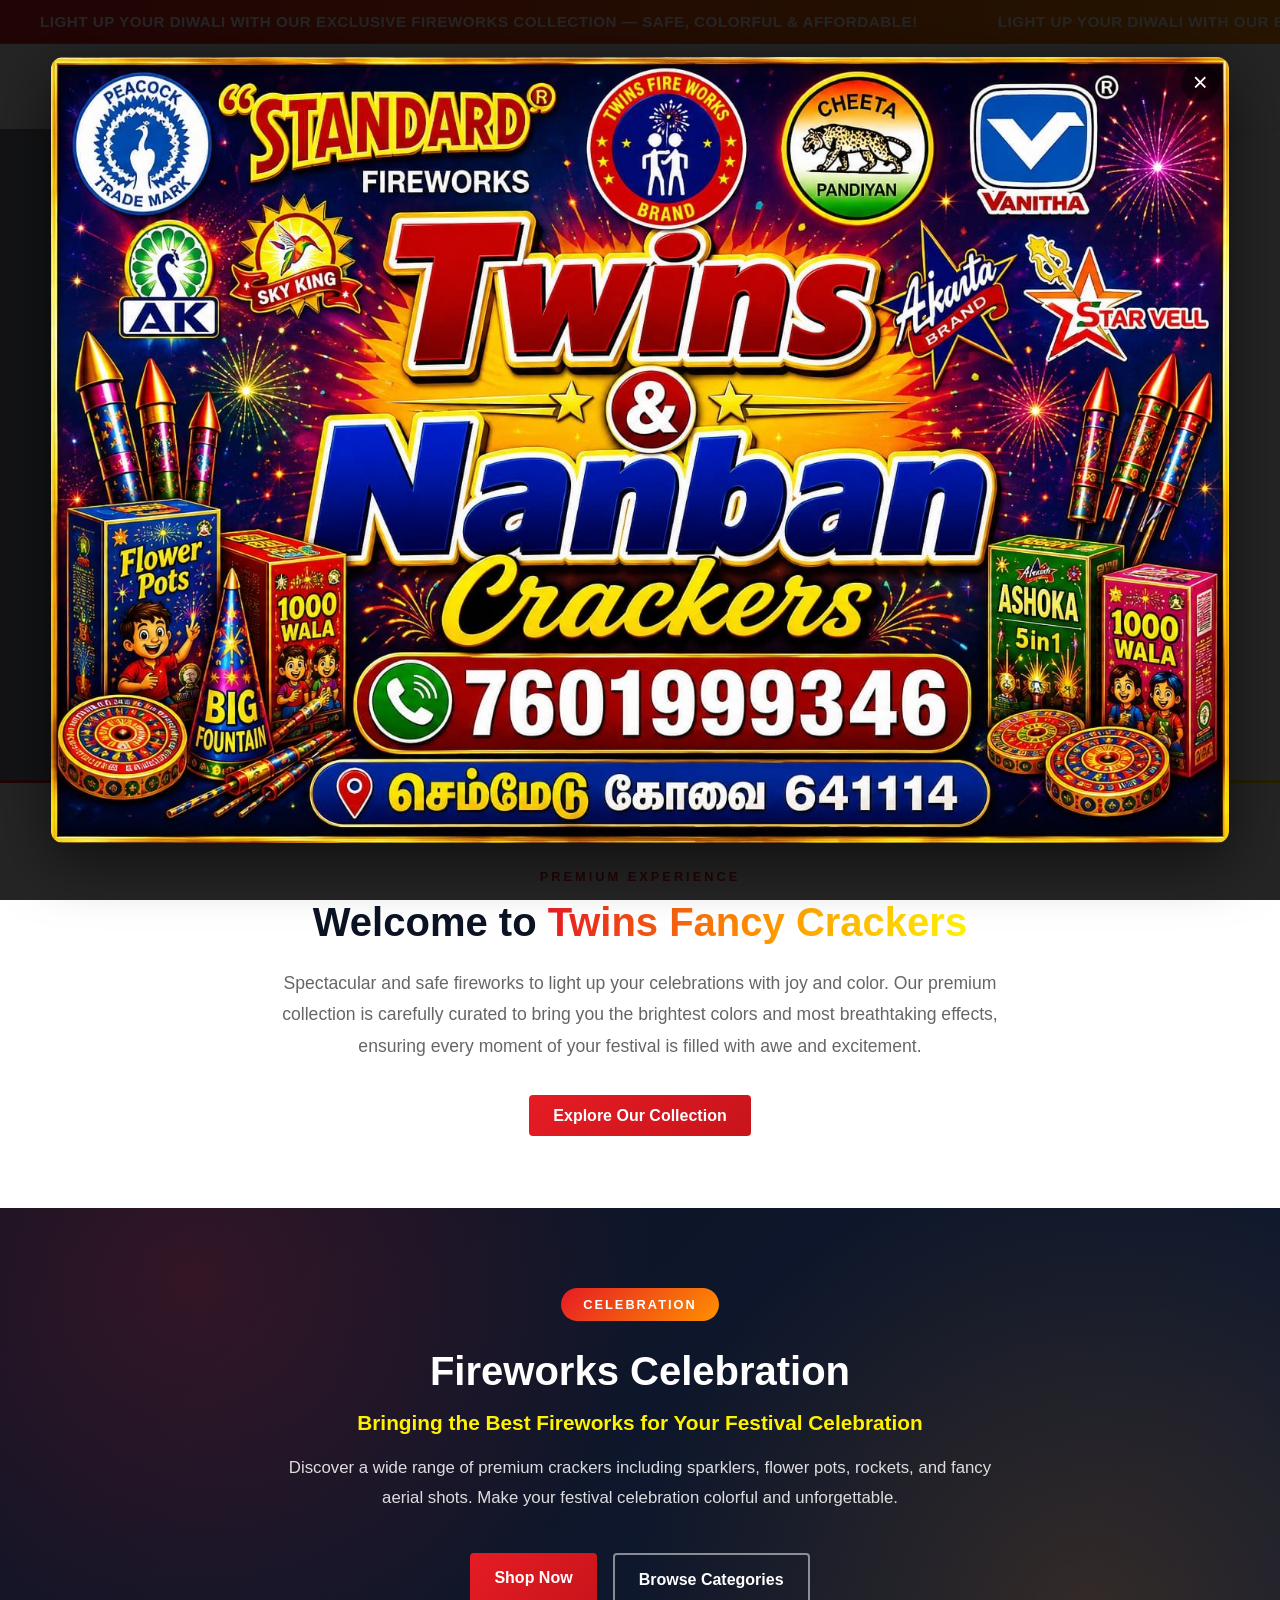
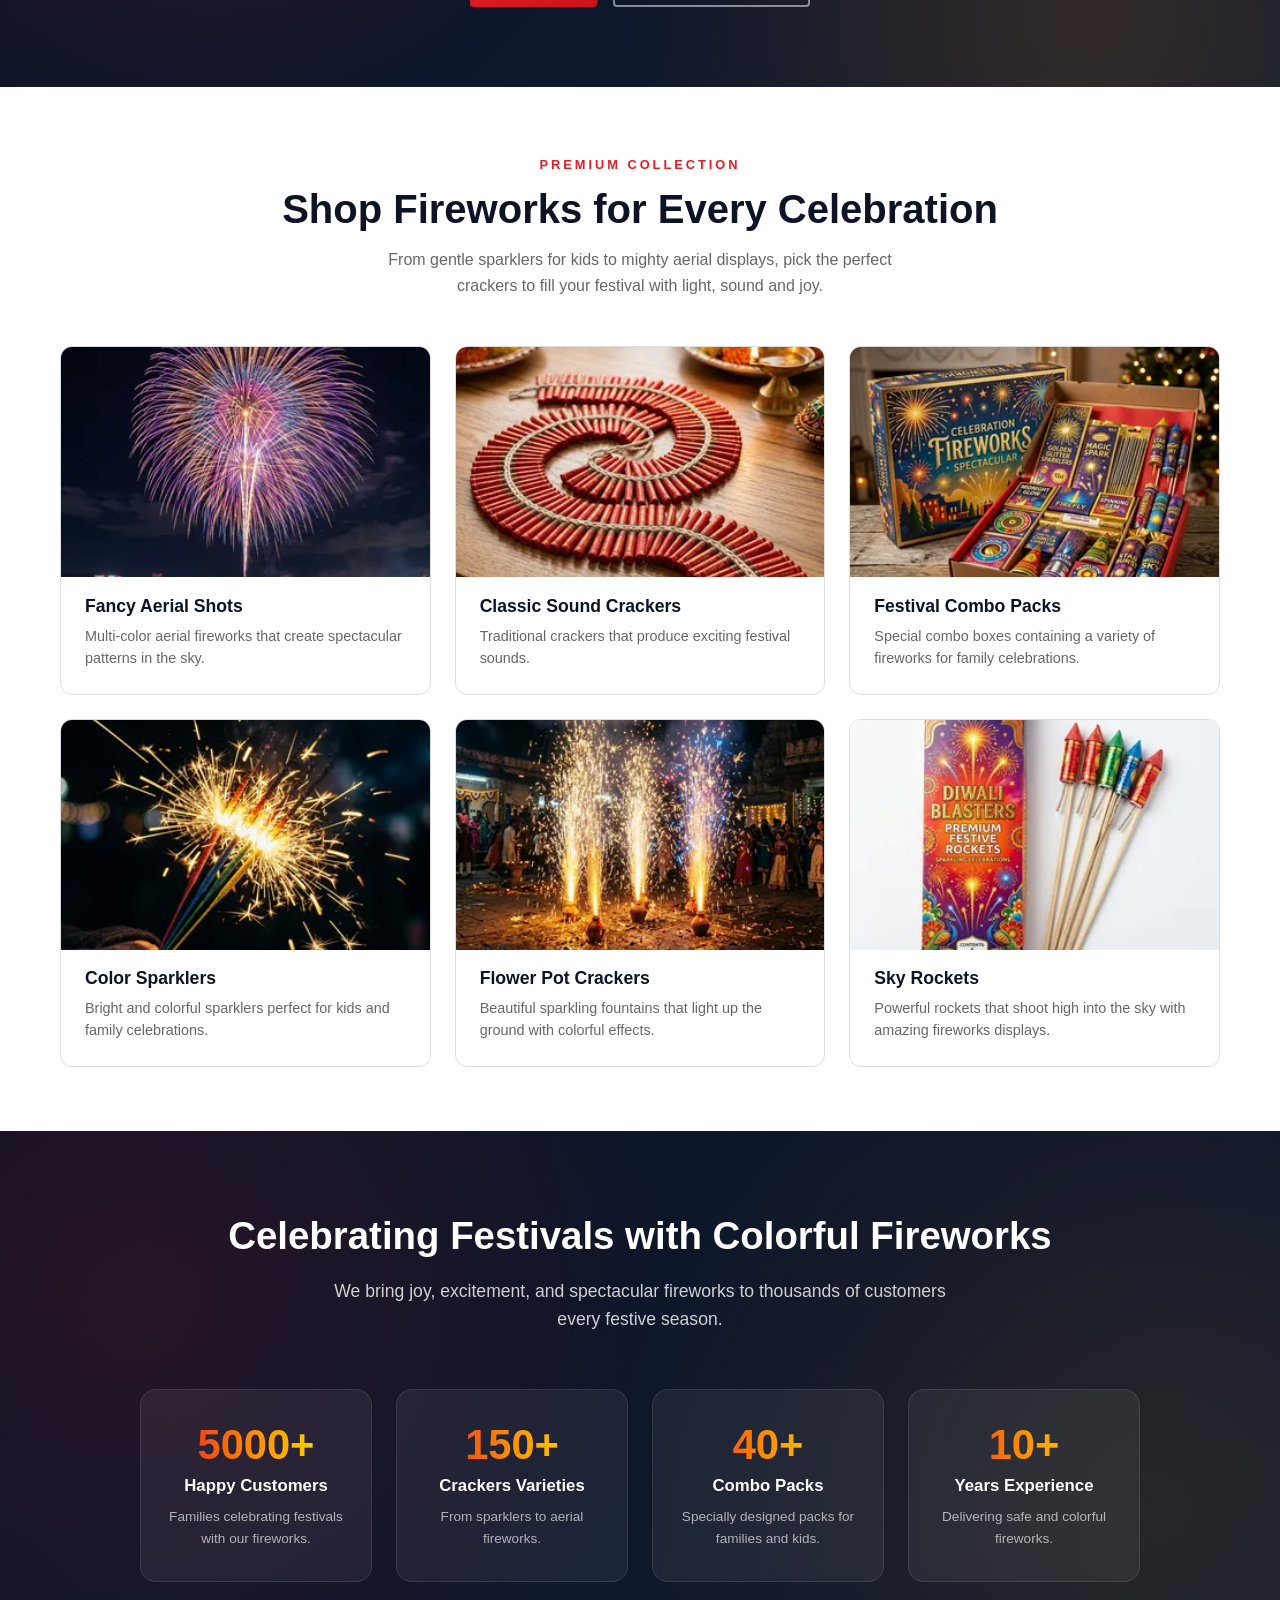
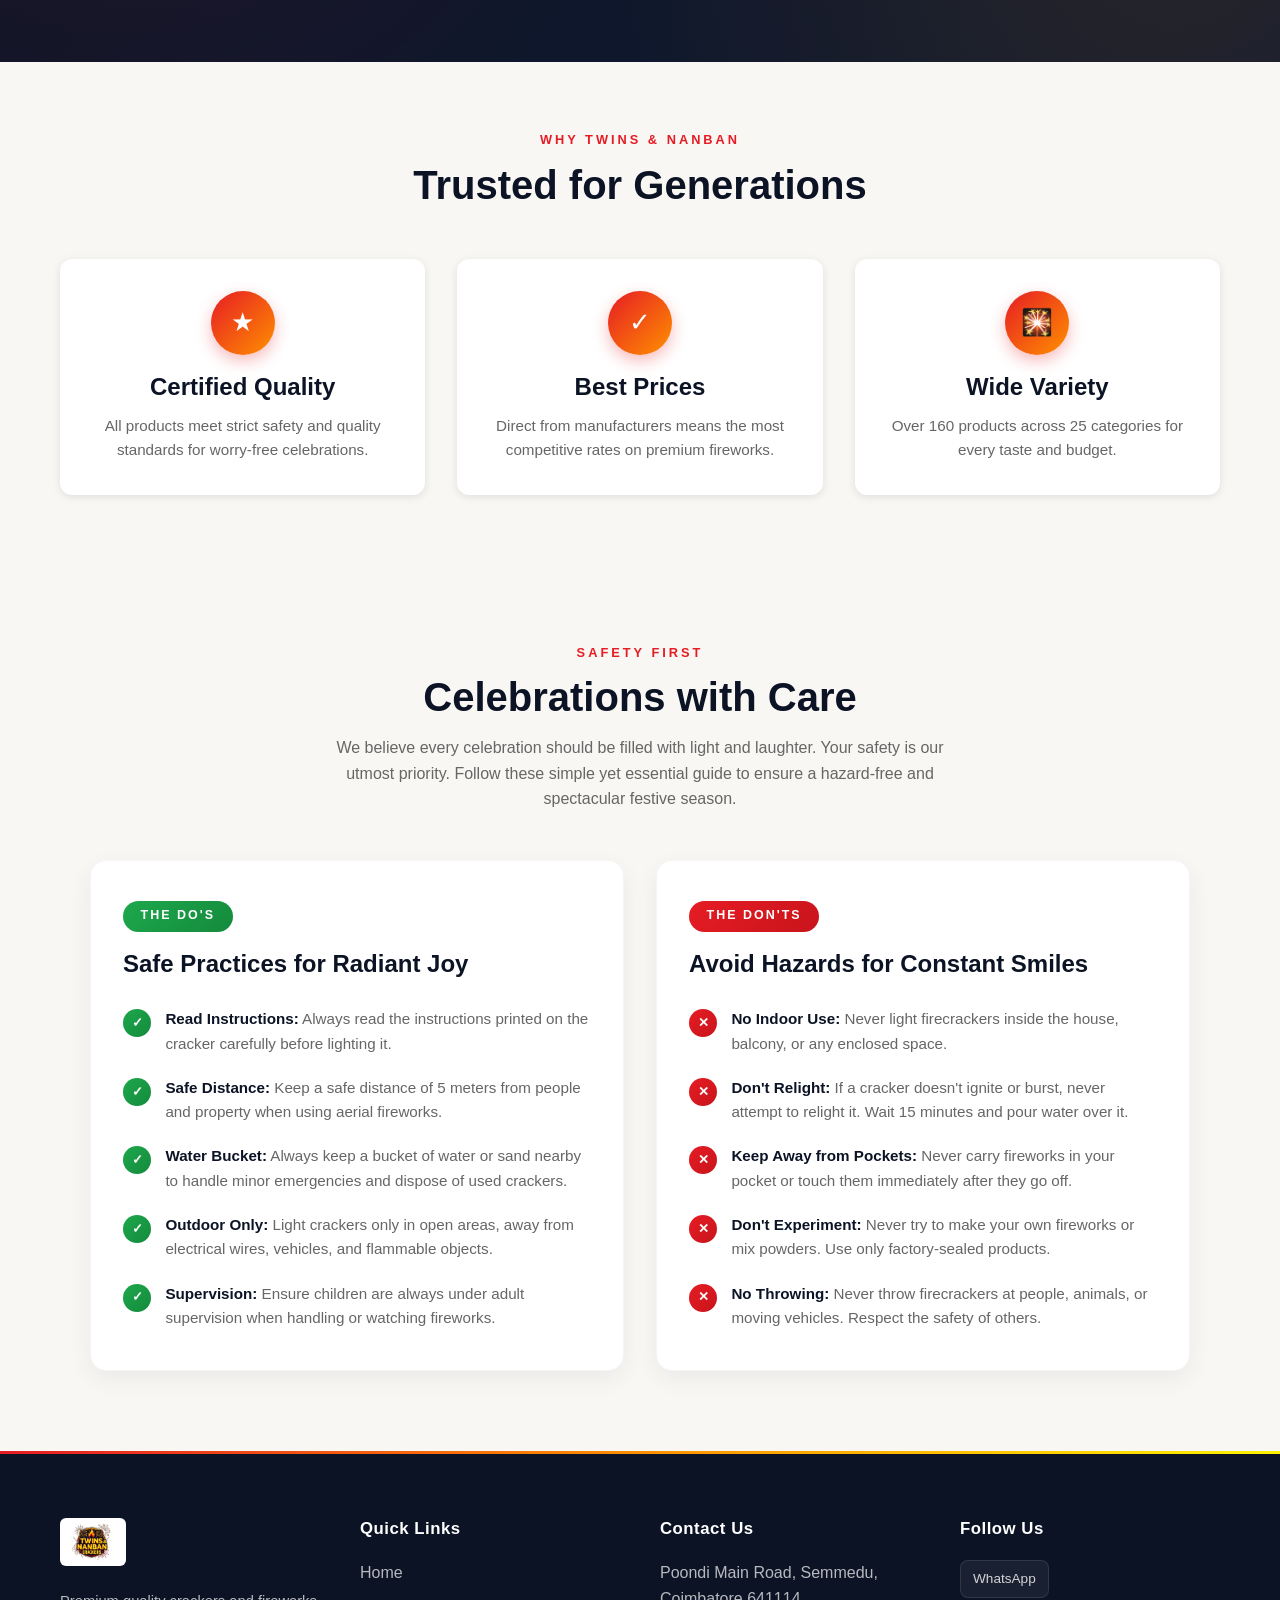
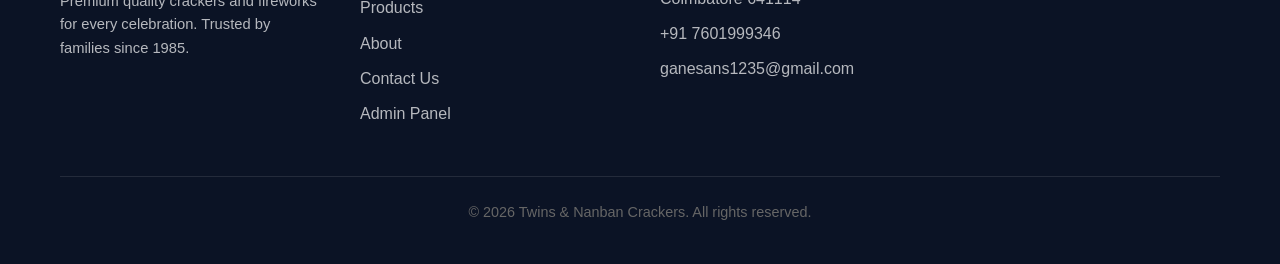
<file: index.html>
<!DOCTYPE html>
<html lang="en">
<head>
    <meta charset="UTF-8">
    <meta name="viewport" content="width=device-width, initial-scale=1.0">
    <title>Twins & Nanban Crackers - Premium Fireworks</title>
    <meta name="description" content="Twins & Nanban Crackers - Premium quality crackers and fireworks for every celebration.">
    <link rel="icon" type="image/png" href="assets/twins_nanban_logo.png">
    <link rel="preconnect" href="https://fonts.googleapis.com">
    <link rel="preconnect" href="https://fonts.gstatic.com" crossorigin>
    <link href="https://fonts.googleapis.com/css2?family=Pacifico&display=swap" rel="stylesheet">
    <link rel="stylesheet" href="css/styles.css">
    <link rel="stylesheet" href="css/responsive.css">
</head>

<body>
    <!-- Top Scrolling Banner -->
    <div class="top-marquee" role="region" aria-label="Announcement">
        <div class="top-marquee-track" id="top-marquee-track">
            <span class="top-marquee-item">Light up your Diwali with our Exclusive Fireworks Collection &mdash; Safe, Colorful &amp; Affordable!</span>
            <span class="top-marquee-item">Light up your Diwali with our Exclusive Fireworks Collection &mdash; Safe, Colorful &amp; Affordable!</span>
        </div>
    </div>

    <!-- Header -->
    <div id="header-container"></div>

    <!-- Hero Section -->
    <section class="hero">
        <video class="hero-video" autoplay muted loop playsinline>
            <source src="assets/hero_bg_mobile.mp4" type="video/mp4" media="(max-width: 768px)">
            <source src="assets/hero_bg.mp4" type="video/mp4">
        </video>
        <div class="hero-overlay"></div>
        <div class="hero-content">
            <span class="hero-badge">Since 1985</span>
            <h1>Celebrate Every Moment<br>With <span class="hero-accent">Twins & Nanban</span></h1>
            <p>Premium quality crackers &amp; fireworks for every celebration</p>
            <div class="hero-actions">
                <a href="#categories" class="btn btn-primary">Shop by Category</a>
                <a href="products.html" class="btn btn-outline">View All Products</a>
            </div>
        </div>
    </section>

    <!-- Premium Experience -->
    <section class="premium">
        <div class="container">
            <div class="premium-content">
                <span class="section-subtitle">Premium Experience</span>
                <h2>Welcome to <span class="text-gradient">Twins Fancy Crackers</span></h2>
                <p>Spectacular and safe fireworks to light up your celebrations with joy and color. Our premium collection is carefully curated to bring you the brightest colors and most breathtaking effects, ensuring every moment of your festival is filled with awe and excitement.</p>
                <a href="products.html" class="btn btn-primary">Explore Our Collection</a>
            </div>
        </div>
    </section>

    <!-- Fireworks Celebration -->
    <section class="celebration">
        <div class="container">
            <div class="celebration-content">
                <span class="celebration-tag">Celebration</span>
                <h2>Fireworks Celebration</h2>
                <h3 class="celebration-sub">Bringing the Best Fireworks for Your Festival Celebration</h3>
                <p>Discover a wide range of premium crackers including sparklers, flower pots, rockets, and fancy aerial shots. Make your festival celebration colorful and unforgettable.</p>
                <div class="celebration-actions">
                    <a href="products.html" class="btn btn-primary">Shop Now</a>
                    <a href="#categories" class="btn btn-outline">Browse Categories</a>
                </div>
            </div>
        </div>
    </section>

    <!-- Categories Section -->
    <section class="categories" id="categories">
        <div class="container">
            <div class="section-header">
                <span class="section-subtitle">Premium Collection</span>
                <h2>Shop Fireworks for Every Celebration</h2>
                <p>From gentle sparklers for kids to mighty aerial displays, pick the perfect crackers to fill your festival with light, sound and joy.</p>
            </div>
            <div class="categories-grid" id="categories-grid"></div>
        </div>
    </section>

    <!-- Stats Section -->
    <section class="stats">
        <div class="container">
            <div class="stats-content">
                <h2>Celebrating Festivals with Colorful Fireworks</h2>
                <p class="stats-intro">We bring joy, excitement, and spectacular fireworks to thousands of customers every festive season.</p>
                <div class="stats-grid">
                    <div class="stat-item">
                        <span class="stat-number">5000+</span>
                        <span class="stat-label">Happy Customers</span>
                        <span class="stat-desc">Families celebrating festivals with our fireworks.</span>
                    </div>
                    <div class="stat-item">
                        <span class="stat-number">150+</span>
                        <span class="stat-label">Crackers Varieties</span>
                        <span class="stat-desc">From sparklers to aerial fireworks.</span>
                    </div>
                    <div class="stat-item">
                        <span class="stat-number">40+</span>
                        <span class="stat-label">Combo Packs</span>
                        <span class="stat-desc">Specially designed packs for families and kids.</span>
                    </div>
                    <div class="stat-item">
                        <span class="stat-number">10+</span>
                        <span class="stat-label">Years Experience</span>
                        <span class="stat-desc">Delivering safe and colorful fireworks.</span>
                    </div>
                </div>
            </div>
        </div>
    </section>

    <!-- Why Choose Us -->
    <section class="features">
        <div class="container">
            <div class="section-header">
                <span class="section-subtitle">WHY TWINS & NANBAN</span>
                <h2>Trusted for Generations</h2>
            </div>
            <div class="features-grid">
                <div class="feature-item">
                    <div class="feature-icon">★</div>
                    <h3>Certified Quality</h3>
                    <p>All products meet strict safety and quality standards for worry-free celebrations.</p>
                </div>
                <div class="feature-item">
                    <div class="feature-icon">✓</div>
                    <h3>Best Prices</h3>
                    <p>Direct from manufacturers means the most competitive rates on premium fireworks.</p>
                </div>
                <div class="feature-item">
                    <div class="feature-icon">🎇</div>
                    <h3>Wide Variety</h3>
                    <p>Over 160 products across 25 categories for every taste and budget.</p>
                </div>
            </div>
        </div>
    </section>

    <!-- Safety Guidelines -->
    <section class="safety" id="safety">
        <div class="container">
            <div class="section-header">
                <span class="section-subtitle">Safety First</span>
                <h2>Celebrations with Care</h2>
                <p>We believe every celebration should be filled with light and laughter. Your safety is our utmost priority. Follow these simple yet essential guide to ensure a hazard-free and spectacular festive season.</p>
            </div>
            <div class="safety-grid">
                <div class="safety-card safety-dos">
                    <div class="safety-header">
                        <span class="safety-badge dos-badge">The Do's</span>
                        <h3>Safe Practices for Radiant Joy</h3>
                    </div>
                    <ul class="safety-list">
                        <li>
                            <span class="safety-icon">✓</span>
                            <div><strong>Read Instructions:</strong> Always read the instructions printed on the cracker carefully before lighting it.</div>
                        </li>
                        <li>
                            <span class="safety-icon">✓</span>
                            <div><strong>Safe Distance:</strong> Keep a safe distance of 5 meters from people and property when using aerial fireworks.</div>
                        </li>
                        <li>
                            <span class="safety-icon">✓</span>
                            <div><strong>Water Bucket:</strong> Always keep a bucket of water or sand nearby to handle minor emergencies and dispose of used crackers.</div>
                        </li>
                        <li>
                            <span class="safety-icon">✓</span>
                            <div><strong>Outdoor Only:</strong> Light crackers only in open areas, away from electrical wires, vehicles, and flammable objects.</div>
                        </li>
                        <li>
                            <span class="safety-icon">✓</span>
                            <div><strong>Supervision:</strong> Ensure children are always under adult supervision when handling or watching fireworks.</div>
                        </li>
                    </ul>
                </div>
                <div class="safety-card safety-donts">
                    <div class="safety-header">
                        <span class="safety-badge donts-badge">The Don'ts</span>
                        <h3>Avoid Hazards for Constant Smiles</h3>
                    </div>
                    <ul class="safety-list">
                        <li>
                            <span class="safety-icon">✕</span>
                            <div><strong>No Indoor Use:</strong> Never light firecrackers inside the house, balcony, or any enclosed space.</div>
                        </li>
                        <li>
                            <span class="safety-icon">✕</span>
                            <div><strong>Don't Relight:</strong> If a cracker doesn't ignite or burst, never attempt to relight it. Wait 15 minutes and pour water over it.</div>
                        </li>
                        <li>
                            <span class="safety-icon">✕</span>
                            <div><strong>Keep Away from Pockets:</strong> Never carry fireworks in your pocket or touch them immediately after they go off.</div>
                        </li>
                        <li>
                            <span class="safety-icon">✕</span>
                            <div><strong>Don't Experiment:</strong> Never try to make your own fireworks or mix powders. Use only factory-sealed products.</div>
                        </li>
                        <li>
                            <span class="safety-icon">✕</span>
                            <div><strong>No Throwing:</strong> Never throw firecrackers at people, animals, or moving vehicles. Respect the safety of others.</div>
                        </li>
                    </ul>
                </div>
            </div>
        </div>
    </section>

    <!-- Footer -->
    <div id="footer-container"></div>

    <script src="js/main.js"></script>
</body>
</html>
</file>
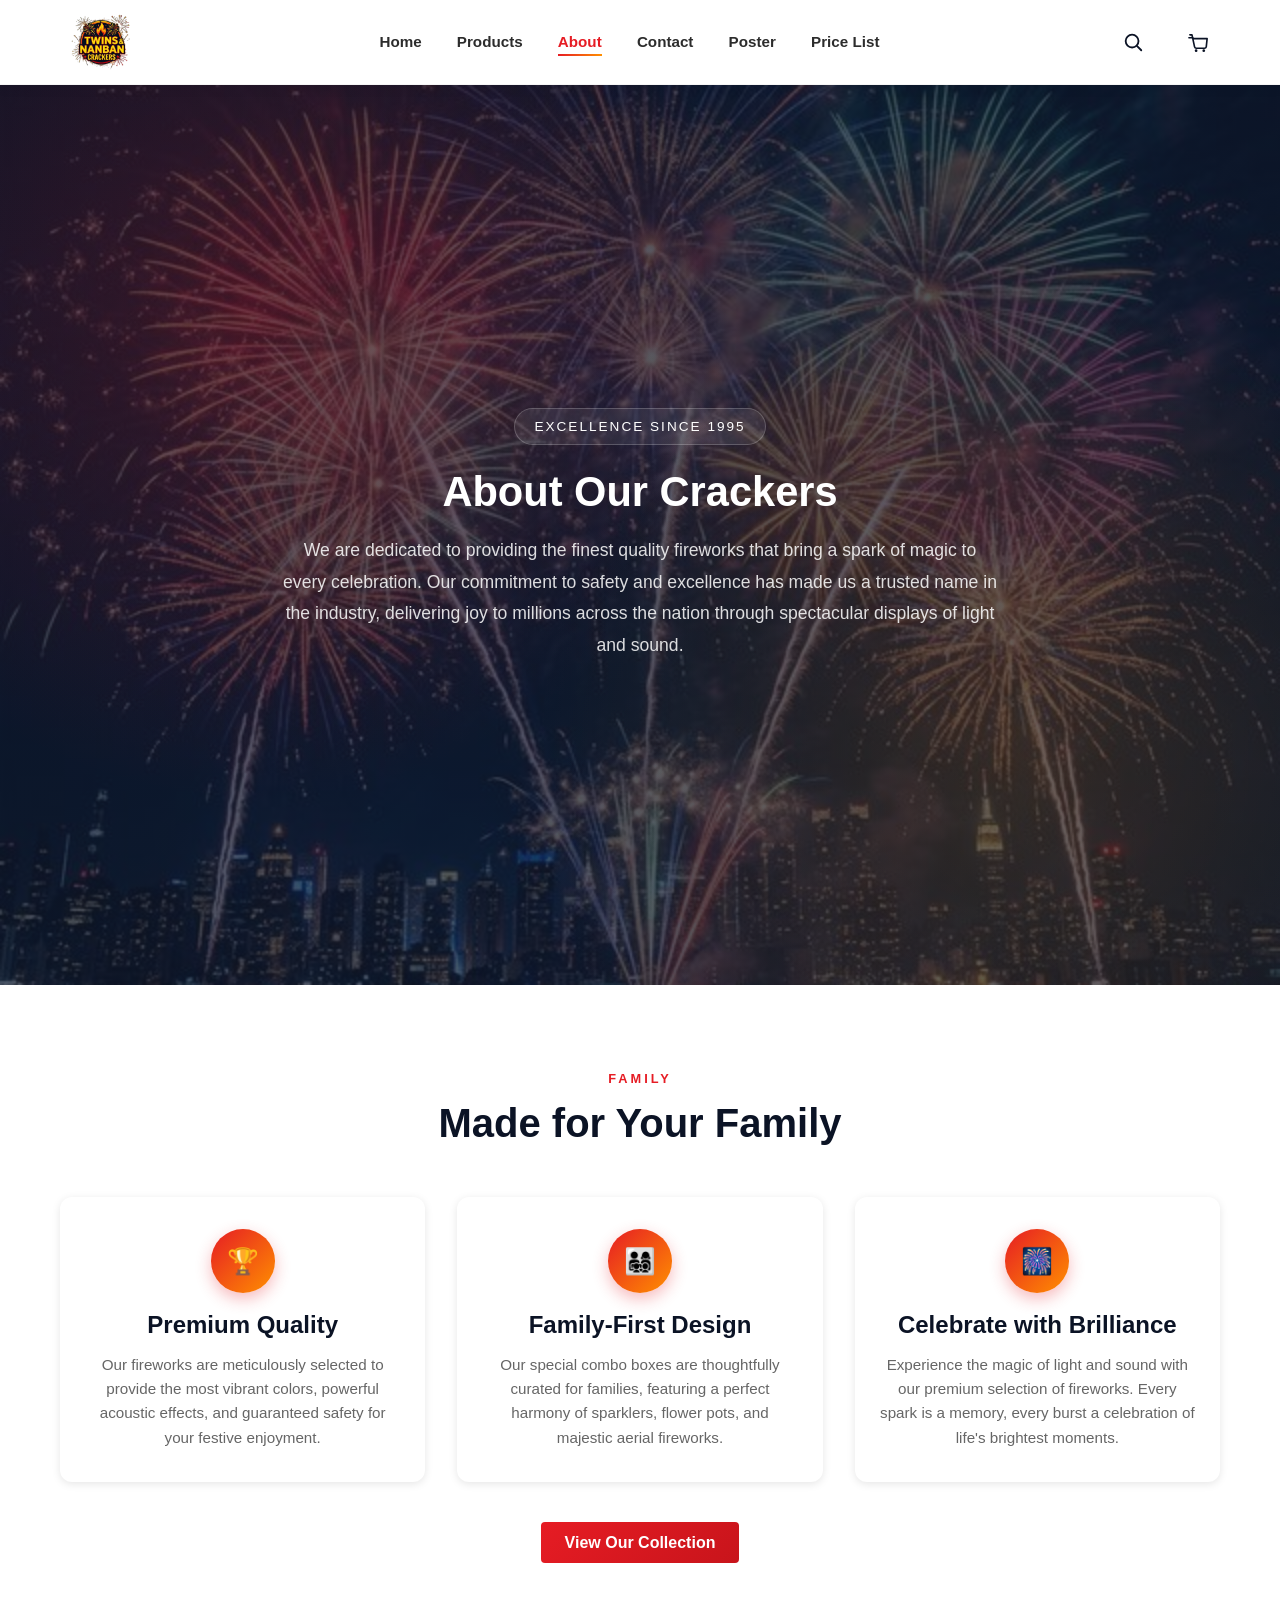
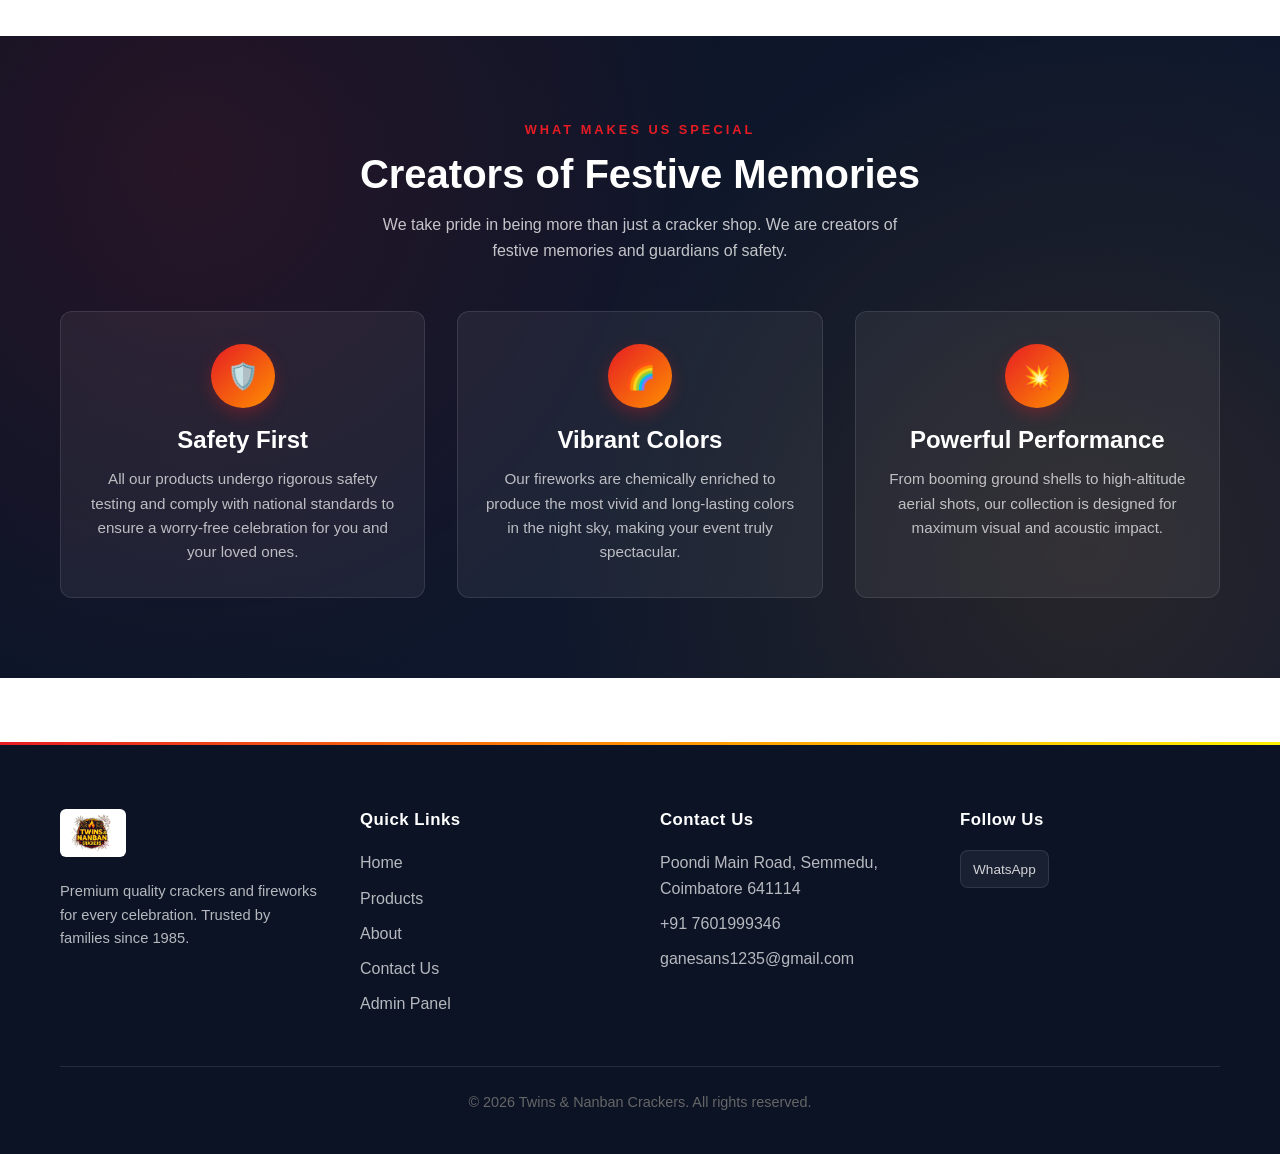
<file: about.html>
<!DOCTYPE html>
<html lang="en">
<head>
    <meta charset="UTF-8">
    <meta name="viewport" content="width=device-width, initial-scale=1.0">
    <title>About Us - Twins & Nanban Crackers</title>
    <meta name="description" content="Learn about Twins & Nanban Crackers - premium quality fireworks since 1995.">
    <link rel="icon" type="image/png" href="assets/twins_nanban_logo.png">
    <link rel="stylesheet" href="css/styles.css?v=2">
    <link rel="stylesheet" href="css/responsive.css">
</head>
<body>
    <!-- Header -->
    <div id="header-container"></div>

    <!-- Page Banner -->
    <section class="page-banner about-hero">
        <div class="container">
            <span class="hero-badge">Excellence Since 1995</span>
            <h1>About Our Crackers</h1>
            <p>We are dedicated to providing the finest quality fireworks that bring a spark of magic to every celebration. Our commitment to safety and excellence has made us a trusted name in the industry, delivering joy to millions across the nation through spectacular displays of light and sound.</p>
        </div>
    </section>

    <!-- About Family Section -->
    <section class="about-family">
        <div class="container">
            <div class="section-header">
                <span class="section-subtitle">Family</span>
                <h2>Made for Your Family</h2>
            </div>
            <div class="features-grid">
                <div class="feature-item">
                    <div class="feature-icon">🏆</div>
                    <h3>Premium Quality</h3>
                    <p>Our fireworks are meticulously selected to provide the most vibrant colors, powerful acoustic effects, and guaranteed safety for your festive enjoyment.</p>
                </div>
                <div class="feature-item">
                    <div class="feature-icon">👨‍👩‍👧‍👦</div>
                    <h3>Family-First Design</h3>
                    <p>Our special combo boxes are thoughtfully curated for families, featuring a perfect harmony of sparklers, flower pots, and majestic aerial fireworks.</p>
                </div>
                <div class="feature-item">
                    <div class="feature-icon">🎆</div>
                    <h3>Celebrate with Brilliance</h3>
                    <p>Experience the magic of light and sound with our premium selection of fireworks. Every spark is a memory, every burst a celebration of life's brightest moments.</p>
                </div>
            </div>
            <div class="about-cta">
                <a href="products.html" class="btn btn-primary">View Our Collection</a>
            </div>
        </div>
    </section>

    <!-- What Makes Us Special -->
    <section class="special">
        <div class="container">
            <div class="section-header">
                <span class="section-subtitle">What Makes Us Special</span>
                <h2>Creators of Festive Memories</h2>
                <p>We take pride in being more than just a cracker shop. We are creators of festive memories and guardians of safety.</p>
            </div>
            <div class="features-grid">
                <div class="feature-item">
                    <div class="feature-icon">🛡️</div>
                    <h3>Safety First</h3>
                    <p>All our products undergo rigorous safety testing and comply with national standards to ensure a worry-free celebration for you and your loved ones.</p>
                </div>
                <div class="feature-item">
                    <div class="feature-icon">🌈</div>
                    <h3>Vibrant Colors</h3>
                    <p>Our fireworks are chemically enriched to produce the most vivid and long-lasting colors in the night sky, making your event truly spectacular.</p>
                </div>
                <div class="feature-item">
                    <div class="feature-icon">💥</div>
                    <h3>Powerful Performance</h3>
                    <p>From booming ground shells to high-altitude aerial shots, our collection is designed for maximum visual and acoustic impact.</p>
                </div>
            </div>
        </div>
    </section>

    <!-- Footer -->
    <div id="footer-container"></div>

    <script src="js/main.js?v=2"></script>
</body>
</html>
</file>
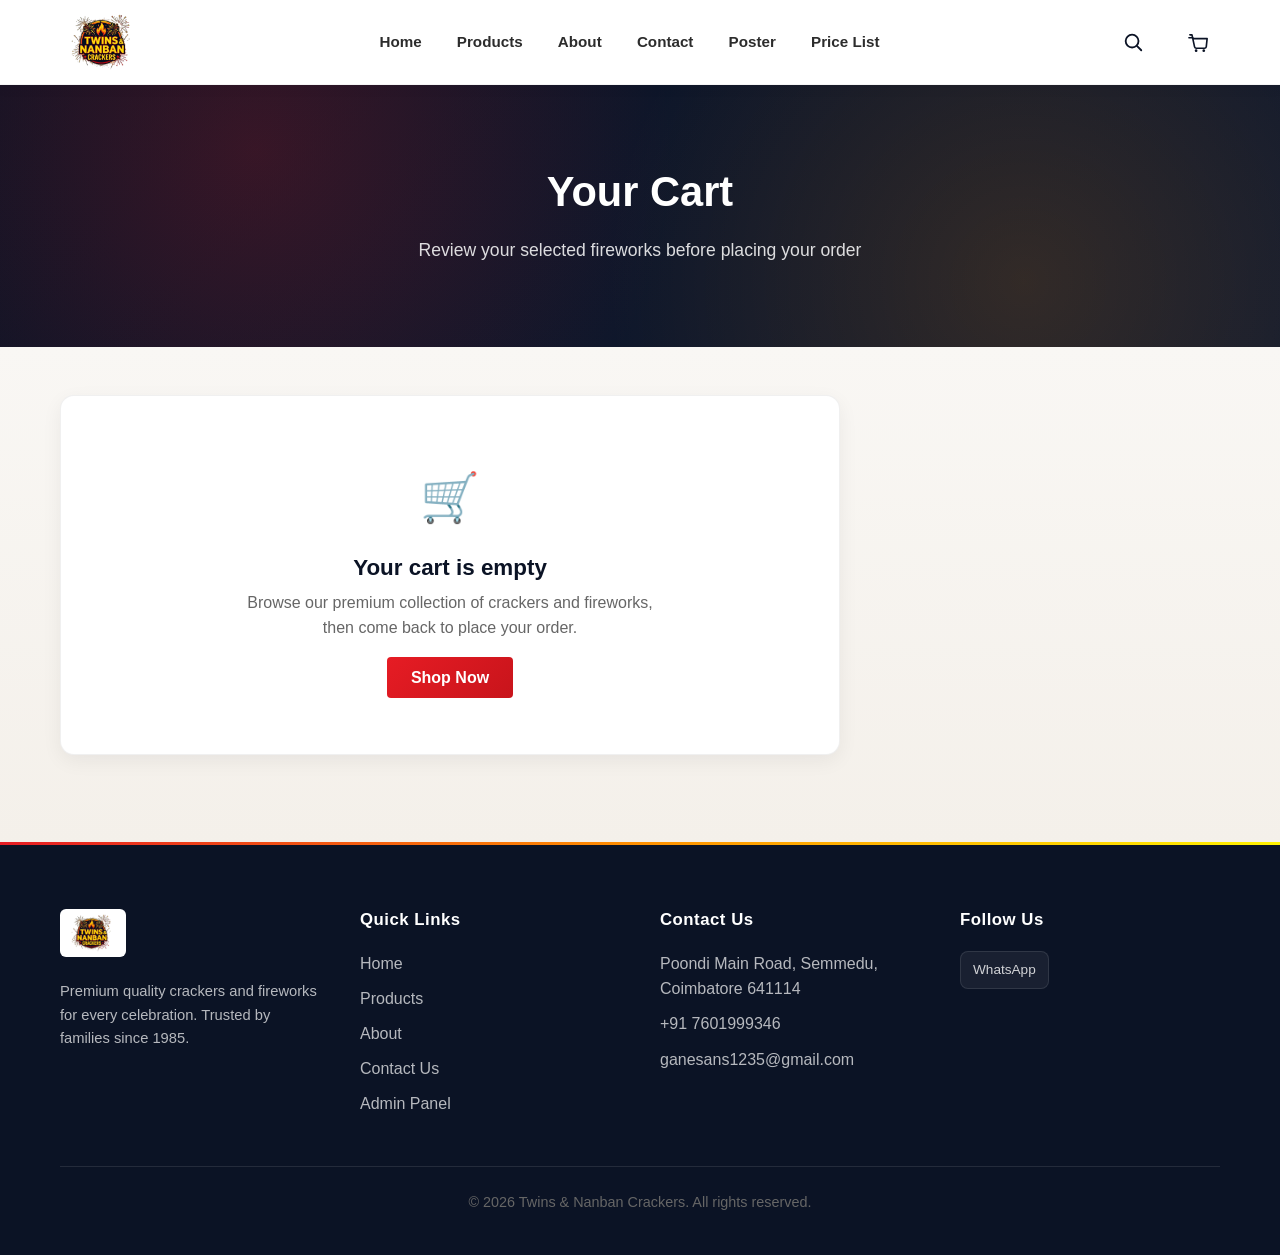
<file: cart.html>
<!DOCTYPE html>
<html lang="en">
<head>
    <meta charset="UTF-8">
    <meta name="viewport" content="width=device-width, initial-scale=1.0">
    <title>Your Cart - Twins & Nanban Crackers</title>
    <link rel="icon" type="image/png" href="assets/twins_nanban_logo.png">
    <link rel="stylesheet" href="css/styles.css?v=2">
    <link rel="stylesheet" href="css/responsive.css">
    
</head>
<body>
    <!-- Header -->
     
    <div id="header-container"></div>

    <!-- Page Banner -->
    <section class="page-banner">
        <div class="container">
            <h1>Your Cart</h1>
            <p>Review your selected fireworks before placing your order</p>
        </div>
    </section>

    <!-- Cart Section -->
    <section class="cart-section">
        <div class="container cart-layout">
            <!-- Cart Items -->
            <div class="cart-items-panel" id="cart-items-panel">
                <div class="cart-items-toolbar" id="cart-items-toolbar" style="display:none;">
                    <a href="products.html" class="cart-back-browse">
                        <svg viewBox="0 0 24 24" width="16" height="16" fill="none" stroke="currentColor" stroke-width="2" stroke-linecap="round" stroke-linejoin="round">
                            <line x1="19" y1="12" x2="5" y2="12"></line>
                            <polyline points="12 19 5 12 12 5"></polyline>
                        </svg>
                        Back to Browse
                    </a>
                    <button type="button" class="cart-clear-btn" id="cart-clear-btn">
                        <svg viewBox="0 0 24 24" width="15" height="15" fill="none" stroke="currentColor" stroke-width="2" stroke-linecap="round" stroke-linejoin="round">
                            <polyline points="3 6 5 6 21 6"></polyline>
                            <path d="M19 6v14a2 2 0 0 1-2 2H7a2 2 0 0 1-2-2V6m3 0V4a2 2 0 0 1 2-2h4a2 2 0 0 1 2 2v2"></path>
                        </svg>
                        Clear Cart
                    </button>
                </div>
                <div class="cart-loading" id="cart-loading">Loading cart...</div>
                <div id="cart-content"></div>
            </div>

            <!-- Order Summary -->
            <aside class="cart-summary" id="cart-summary">
                <div class="cart-summary-head">
                    <h3>Order Summary</h3>
                    <span class="cart-summary-count" id="cart-summary-count">0 items</span>
                </div>
                <div class="cart-summary-rows">
                    <div class="cart-summary-row">
                        <span>Subtotal</span>
                        <span id="cart-subtotal">₹0</span>
                    </div>
                    <div class="cart-summary-row">
                        <span>Mrp Discount</span>
                        <span id="cart-savings" class="cart-savings">− ₹0</span>
                    </div>
                    <div class="cart-summary-row cart-summary-total">
                        <span>Total</span>
                        <span id="cart-total">₹0</span>
                    </div>
                </div>
                <div class="cart-bill-customer" id="cart-bill-customer">
                    <span class="cart-bill-label">Bill To (for invoice)</span>
                    <input type="text" id="inv-customer-name" class="cart-bill-input" placeholder="Enter your name" autocomplete="name">
                    <input type="tel" id="inv-customer-mobile" class="cart-bill-input" placeholder="Enter 10 digit number" inputmode="numeric" maxlength="10" autocomplete="tel">
                </div>
                <button type="button" class="btn btn-primary cart-order-btn" id="cart-order-btn">
                    <svg viewBox="0 0 24 24" width="18" height="18" fill="currentColor" aria-hidden="true">
                        <path d="M17.472 14.382c-.297-.149-1.758-.867-2.03-.967-.273-.099-.471-.148-.67.15-.197.297-.767.966-.94 1.164-.173.199-.347.223-.644.075-.297-.15-1.255-.463-2.39-1.475-.883-.788-1.48-1.761-1.653-2.059-.173-.297-.018-.458.13-.606.134-.133.298-.347.446-.52.149-.174.198-.298.298-.497.099-.198.05-.371-.025-.52-.075-.149-.669-1.612-.916-2.207-.242-.579-.487-.5-.669-.51-.173-.008-.371-.01-.57-.01-.198 0-.52.074-.792.372-.272.297-1.04 1.016-1.04 2.479 0 1.462 1.065 2.875 1.213 3.074.149.198 2.096 3.2 5.077 4.487.709.306 1.262.489 1.694.625.712.227 1.36.195 1.871.118.571-.085 1.758-.719 2.006-1.413.248-.694.248-1.289.173-1.413-.074-.124-.272-.198-.57-.347m-5.421 7.403h-.004a9.87 9.87 0 01-5.031-1.378l-.361-.214-3.741.982.998-3.648-.235-.374a9.86 9.86 0 01-1.51-5.26c.001-5.45 4.436-9.884 9.888-9.884 2.64 0 5.122 1.03 6.988 2.898a9.825 9.825 0 012.893 6.994c-.003 5.45-4.437 9.884-9.885 9.884m8.413-18.297A11.815 11.815 0 0012.05 0C5.495 0 .16 5.335.157 11.892c0 2.096.547 4.142 1.588 5.945L.057 24l6.305-1.654a11.882 11.882 0 005.683 1.448h.005c6.554 0 11.89-5.335 11.893-11.893a11.821 11.821 0 00-3.48-8.413Z"/>
                    </svg>
                    Order Now
                </button>
                <button type="button" class="btn btn-outline cart-invoice-btn" id="cart-invoice-btn">
                    <svg viewBox="0 0 24 24" width="16" height="16" fill="none" stroke="currentColor" stroke-width="2" stroke-linecap="round" stroke-linejoin="round" aria-hidden="true">
                        <path d="M14 2H6a2 2 0 0 0-2 2v16a2 2 0 0 0 2 2h12a2 2 0 0 0 2-2V8z"/>
                        <polyline points="14 2 14 8 20 8"/>
                        <line x1="16" y1="13" x2="8" y2="13"/>
                        <line x1="16" y1="17" x2="8" y2="17"/>
                        <polyline points="10 9 9 9 8 9"/>
                    </svg>
                    Download Invoice
                </button>
            </aside>
        </div>
    </section>

    <!-- Order Details Modal -->
    <div class="filter-overlay order-overlay" id="order-overlay"></div>
    <div class="order-modal" id="order-modal" role="dialog" aria-modal="true" aria-labelledby="order-modal-title">
        <div class="order-modal-head">
            <h3 id="order-modal-title">Confirm Your Order</h3>
            <button type="button" class="filter-drawer-close" id="order-modal-close" aria-label="Close">&times;</button>
        </div>
        <p class="order-modal-sub">Your order will be sent to us on WhatsApp using the bill details you provided above.</p>
        <form id="order-form" class="order-form" novalidate>
            <div class="order-modal-actions">
                <button type="button" class="btn btn-outline order-cancel-btn" id="order-cancel-btn">Cancel</button>
                <button type="submit" class="btn btn-primary order-submit-btn" id="order-submit-btn">Place Order</button>
            </div>
        </form>
    </div>

    <!-- Footer -->
    <div id="footer-container"></div>

    <script src="js/main.js?v=2"></script>
</body>
</html>
</file>
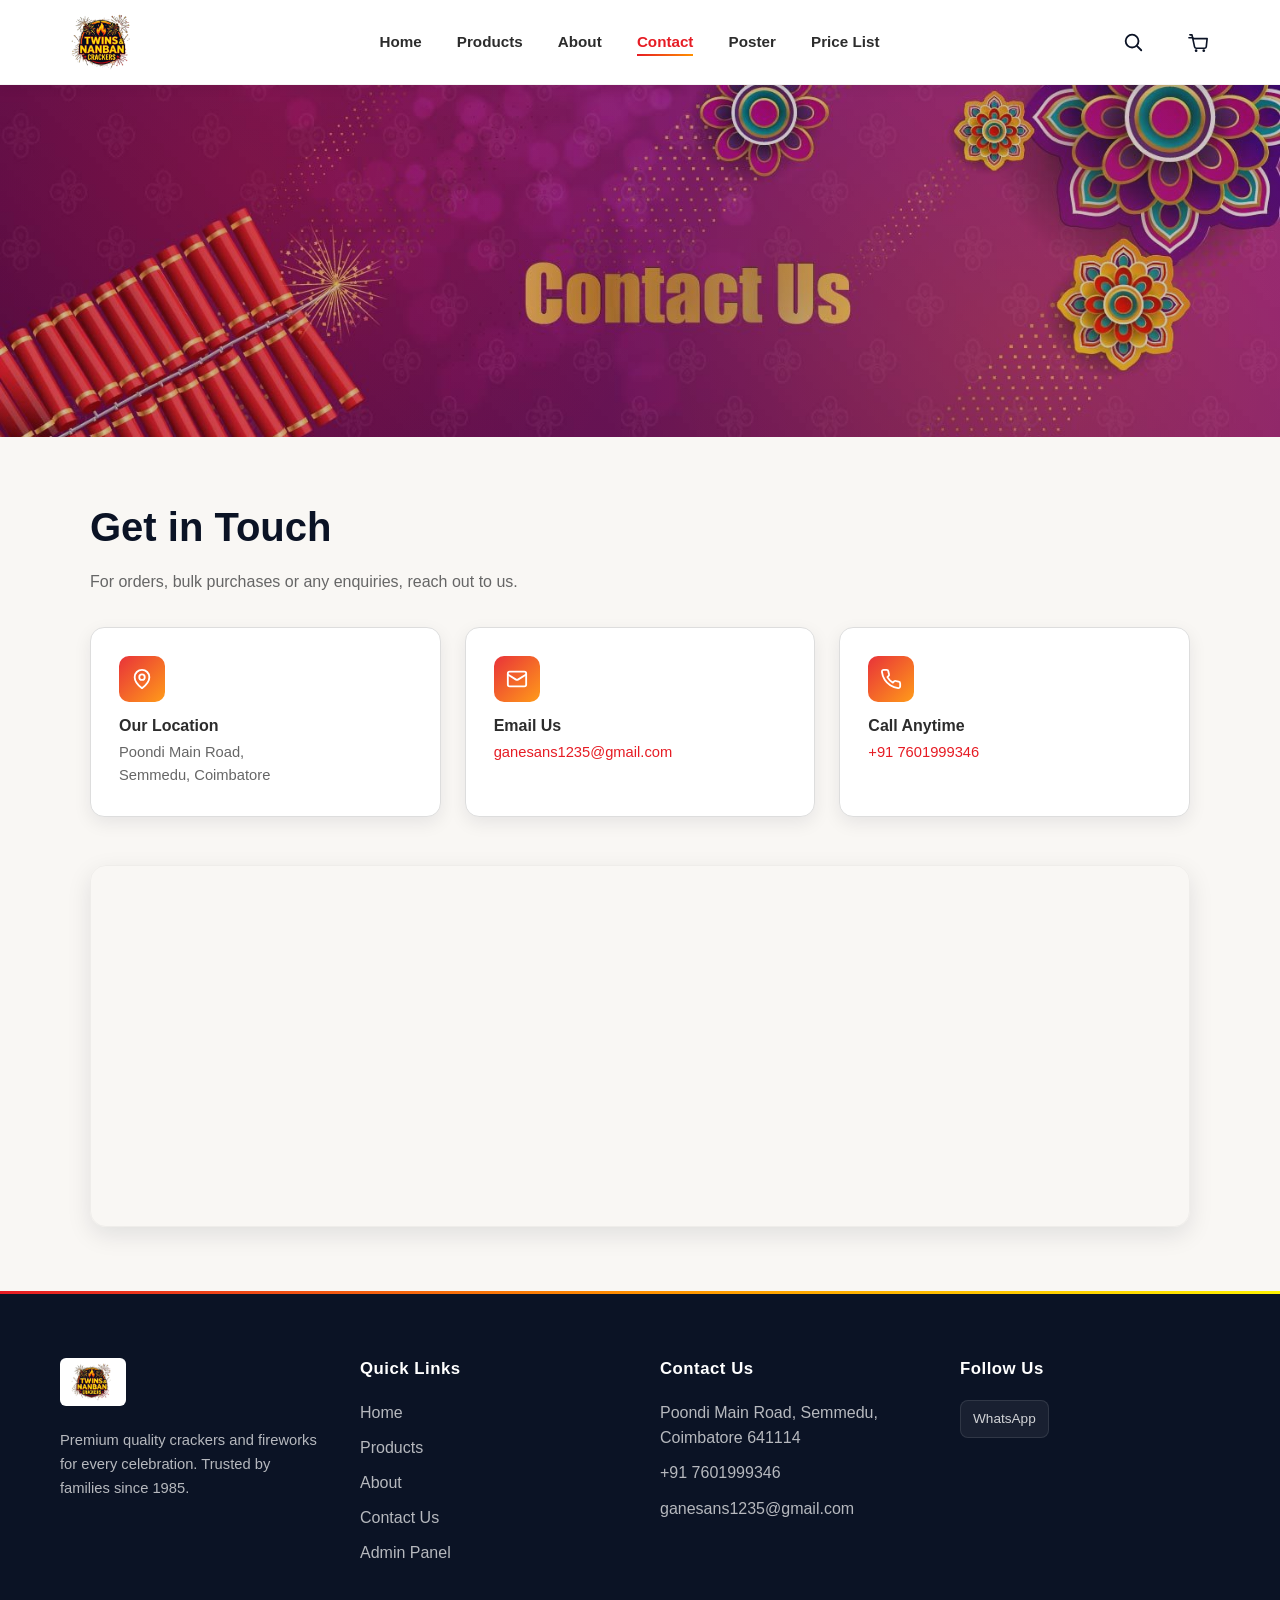
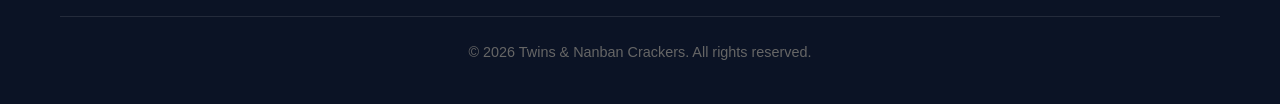
<file: contact.html>
<!DOCTYPE html>
<html lang="en">
<head>
    <meta charset="UTF-8">
    <meta name="viewport" content="width=device-width, initial-scale=1.0">
    <title>Contact Us - Twins & Nanban Crackers</title>
    <meta name="description" content="Get in touch with Twins & Nanban Crackers for orders, enquiries and bulk purchases.">
    <link rel="icon" type="image/png" href="assets/twins_nanban_logo.png">
    <link rel="stylesheet" href="css/styles.css?v=2">
    <link rel="stylesheet" href="css/responsive.css">
</head>
<body>
    <!-- Header -->
    <div id="header-container"></div>

    <!-- Page Banner -->
    <section class="page-banner contacts-hero">
        <div class="container">
        </div>
    </section>

    <!-- Contact Section -->
    <section class="contact-section">
        <div class="container">
            <div class="contact-grid">
                <div class="contact-info">
                    <h2>Get in Touch</h2>
                    <p>For orders, bulk purchases or any enquiries, reach out to us.</p>
                    <div class="contact-details">
                        <div class="contact-item">
                            <div class="contact-icon">
                                <svg viewBox="0 0 24 24" width="22" height="22" fill="none" stroke="currentColor" stroke-width="2" stroke-linecap="round" stroke-linejoin="round" aria-hidden="true">
                                    <path d="M20 10c0 6-8 12-8 12s-8-6-8-12a8 8 0 0 1 16 0Z"/>
                                    <circle cx="12" cy="10" r="3"/>
                                </svg>
                            </div>
                            <div>
                                <h3>Our Location</h3>
                                <p>Poondi Main Road,<br>Semmedu, Coimbatore</p>
                            </div>
                        </div>
                        <div class="contact-item">
                            <div class="contact-icon">
                                <svg viewBox="0 0 24 24" width="22" height="22" fill="none" stroke="currentColor" stroke-width="2" stroke-linecap="round" stroke-linejoin="round" aria-hidden="true">
                                    <rect width="20" height="16" x="2" y="4" rx="2"/>
                                    <path d="m22 7-8.97 5.7a1.94 1.94 0 0 1-2.06 0L2 7"/>
                                </svg>
                            </div>
                            <div>
                                <h3>Email Us</h3>
                                <p><a href="mailto:ganesans1235@gmail.com">ganesans1235@gmail.com</a></p>
                            </div>
                        </div>
                        <div class="contact-item">
                            <div class="contact-icon">
                                <svg viewBox="0 0 24 24" width="22" height="22" fill="none" stroke="currentColor" stroke-width="2" stroke-linecap="round" stroke-linejoin="round" aria-hidden="true">
                                    <path d="M22 16.92v3a2 2 0 0 1-2.18 2 19.79 19.79 0 0 1-8.63-3.07 19.5 19.5 0 0 1-6-6 19.79 19.79 0 0 1-3.07-8.67A2 2 0 0 1 4.11 2h3a2 2 0 0 1 2 1.72c.13.96.36 1.9.7 2.81a2 2 0 0 1-.45 2.11L8.09 9.91a16 16 0 0 0 6 6l1.27-1.27a2 2 0 0 1 2.11-.45c.9.34 1.85.57 2.81.7A2 2 0 0 1 22 16.92Z"/>
                                </svg>
                            </div>
                            <div>
                                <h3>Call Anytime</h3>
                                <p><a href="tel:+917601999346">+91 7601999346</a></p>
                            </div>
                        </div>
                    </div>
                </div>
            </div>

            <!-- Map -->
            <div class="contact-map">
                <iframe
                    src="https://www.google.com/maps?q=Semmedu,Coimbatore&output=embed"
                    title="Twins & Nanban Crackers Location"
                    loading="lazy"
                    allowfullscreen>
                </iframe>
            </div>
        </div>
    </section>

    <!-- Footer -->
    <div id="footer-container"></div>

    <script src="js/main.js?v=2"></script>
</body>
</html>
</file>
<file: css/styles.css>
/* ====================================
   Root Variables & Reset
   ==================================== */

:root {
    --primary-color: #E61C24;
    --secondary-color: #FF9000;
    --accent-color: #FFF200;
    --dark-bg: #0B1325;
    --text-dark: #2c2c2c;
    --text-light: #666666;
    --bg-light: #f9f7f4;
    --bg-white: #ffffff;
    --border-color: #ddd;
    --shadow: 0 2px 8px rgba(0, 0, 0, 0.1);
    --shadow-hover: 0 4px 16px rgba(0, 0, 0, 0.15);
}

* {
    margin: 0;
    padding: 0;
    box-sizing: border-box;
}

html {
    scroll-behavior: smooth;
}

body {
    font-family: 'Segoe UI', -apple-system, BlinkMacSystemFont, Roboto, 'Helvetica Neue', Arial, sans-serif;
    color: var(--text-dark);
    background-color: var(--bg-white);
    line-height: 1.6;
    -webkit-font-smoothing: antialiased;
}

::selection {
    background-color: rgba(230, 28, 36, 0.85);
    color: white;
}

/* ====================================
   Typography
   ==================================== */

h1, h2, h3, h4, h5, h6 {
    font-weight: 600;
    line-height: 1.3;
}

h1 {
    font-size: 3rem;
}

h2 {
    font-size: 2.5rem;
    margin-bottom: 2rem;
    color: var(--dark-bg);
}

h3 {
    font-size: 1.5rem;
    margin-bottom: 1rem;
}

p {
    margin-bottom: 1rem;
    color: var(--text-light);
}

a {
    text-decoration: none;
    color: var(--primary-color);
    transition: color 0.3s ease;
}

a:hover {
    color: var(--primary-color);
}

/* ====================================
   Layout
   ==================================== */

.container {
    max-width: 1200px;
    margin: 0 auto;
    padding: 0 20px;
}

/* ====================================
   Header
   ==================================== */

.header {
    background-color: var(--bg-white);
    box-shadow: 0 2px 12px rgba(11, 19, 37, 0.08);
    position: sticky;
    top: 0;
    z-index: 100;
    border-bottom: 1px solid rgba(0, 0, 0, 0.04);
}

/* Top scrolling announcement banner */
.top-marquee {
    background: linear-gradient(90deg, var(--primary-color), var(--secondary-color), var(--primary-color));
    background-size: 200% 100%;
    color: #fff;
    overflow: hidden;
    white-space: nowrap;
    padding: 0.55rem 0;
    position: relative;
    z-index: 99;
    border-bottom: 1px solid rgba(255, 255, 255, 0.15);
}

.top-marquee-track {
    display: inline-flex;
    align-items: center;
    animation: marquee-scroll 20s linear infinite;
}

.top-marquee-item {
    padding: 0 2.5rem;
    font-weight: 600;
    font-size: 0.95rem;
    letter-spacing: 0.5px;
    text-transform: uppercase;
}

@keyframes marquee-scroll {
    from {
        transform: translateX(0);
    }
    to {
        transform: translateX(-50%);
    }
}

.header-content {
    display: flex;
    justify-content: space-between;
    align-items: center;
    padding: 0.75rem 0;
}

.logo {
    display: flex;
    align-items: center;
}

.logo-img {
    height: 60px;
    width: auto;
    display: block;
}

.nav-menu ul {
    display: flex;
    list-style: none;
    gap: 2.2rem;
}

.nav-menu a {
    color: var(--text-dark);
    font-weight: 600;
    font-size: 0.95rem;
    position: relative;
    padding: 0.25rem 0;
    transition: color 0.3s ease;
}

.nav-menu a::after {
    content: '';
    position: absolute;
    bottom: -2px;
    left: 0;
    width: 0;
    height: 2px;
    background: linear-gradient(90deg, var(--primary-color), var(--secondary-color));
    transition: width 0.3s ease;
}

.nav-menu a:hover,
.nav-menu a.active {
    color: var(--primary-color);
}

.nav-menu a:hover::after,
.nav-menu a.active::after {
    width: 100%;
}

.header-actions {
    display: flex;
    gap: 1.5rem;
    align-items: center;
}

.search-btn, .cart-btn, .menu-toggle {
    background: none;
    border: none;
    cursor: pointer;
    font-size: 1.5rem;
    transition: all 0.3s ease;
    display: inline-flex;
    align-items: center;
    justify-content: center;
    color: var(--dark-bg);
}

.search-btn, .cart-btn {
    width: 42px;
    height: 42px;
    border-radius: 50%;
}

.search-btn:hover, .cart-btn:hover {
    background-color: transparent;
    color: var(--dark-bg);
    transform: none;
}

.cart-btn {
    position: relative;
    transition: background-color 0.3s ease, color 0.3s ease, transform 0.3s ease;
}

.cart-btn svg {
    transition: transform 0.25s ease;
}

.cart-btn:hover svg {
    transform: translateY(-1px);
}

.cart-count {
    position: absolute;
    background-color: var(--primary-color);
    color: white;
    border-radius: 50%;
    min-width: 19px;
    height: 19px;
    padding: 0 4px;
    display: none;
    align-items: center;
    justify-content: center;
    font-size: 0.68rem;
    font-weight: bold;
    top: -2px;
    right: -2px;
    border: 2px solid white;
    line-height: 1;
    z-index: 2;
}

.menu-toggle {
    display: none;
    flex-direction: column;
    gap: 5px;
}

.menu-toggle span {
    width: 25px;
    height: 3px;
    background-color: var(--text-dark);
    transition: all 0.3s ease;
}

.search-bar {
    display: none;
    padding: 1rem 20px;
    border-top: 1px solid rgba(0, 0, 0, 0.05);
    background-color: var(--bg-white);
}

.search-bar.active {
    display: flex;
    gap: 0.75rem;
    max-width: 1200px;
    margin: 0 auto;
}

.search-bar input {
    flex: 1;
    padding: 0.75rem 1.25rem;
    border: 1px solid var(--border-color);
    border-radius: 50px;
    font-size: 1rem;
    min-width: 0;
    transition: border-color 0.3s ease, box-shadow 0.3s ease;
}

.search-bar input:focus {
    outline: none;
    border-color: var(--primary-color);
    box-shadow: 0 0 0 3px rgba(230, 28, 36, 0.1);
}

.search-bar button {
    padding: 0.75rem 1.75rem;
    background: linear-gradient(135deg, var(--primary-color), #c8141b);
    color: white;
    border: none;
    border-radius: 50px;
    cursor: pointer;
    font-weight: 600;
    transition: all 0.3s ease;
}

.search-bar button:hover {
    background: linear-gradient(135deg, var(--primary-color), #c8141b);
}

/* ====================================
   Buttons
   ==================================== */

.btn {
    padding: 0.75rem 1.5rem;
    border: none;
    border-radius: 4px;
    cursor: pointer;
    font-weight: 600;
    transition: all 0.3s ease;
    font-size: 1rem;
}

.btn-primary {
    background: linear-gradient(135deg, var(--primary-color), #c8141b);
    color: white;
}

.btn-primary:hover {
    background: linear-gradient(135deg, #c8141b, #a80f15) !important;
    color: white !important;
    box-shadow: 0 4px 12px rgba(230, 28, 36, 0.4);
}

.btn-outline {
    background: transparent;
    color: white;
    border: 2px solid rgba(255, 255, 255, 0.6);
}

.btn-outline:hover {
    background: transparent;
    color: white;
    border-color: rgba(255, 255, 255, 0.6);
}

.btn-small {
    padding: 0.5rem 1rem;
    font-size: 0.9rem;
}

/* ====================================
   Hero Section
   ==================================== */

.hero {
    background: linear-gradient(to right, rgba(11, 19, 37, 0.3), rgba(11, 19, 37, 0));
    color: white;
    padding: 8rem 2rem;
    text-align: left;
    min-height: 500px;
    display: flex;
    align-items: center;
    justify-content: flex-start;
    position: relative;
    overflow: hidden;
}

.hero-video {
    position: absolute;
    top: 0;
    left: 0;
    width: 100%;
    height: 100%;
    object-fit: cover;
    z-index: -2;
}

.hero-overlay {
    position: absolute;
    top: 0;
    left: 0;
    width: 100%;
    height: 100%;
    background: linear-gradient(to right, rgba(11, 19, 37, 0.3), rgba(11, 19, 37, 0));
    z-index: -1;
}

.hero-content {
    max-width: 600px;
    margin-left: 15%;
    margin-right: 0;
}

.hero::after {
    content: '';
    position: absolute;
    bottom: 0;
    left: 0;
    right: 0;
    height: 3px;
    background: linear-gradient(90deg, var(--primary-color), var(--secondary-color), var(--accent-color));
}

.hero-badge {
    display: inline-block;
    background: rgba(255, 255, 255, 0.08);
    border: 1px solid rgba(255, 255, 255, 0.2);
    padding: 0.4rem 1.2rem;
    border-radius: 50px;
    font-size: 0.85rem;
    letter-spacing: 2px;
    text-transform: uppercase;
    margin-bottom: 1.5rem;
}

.hero-content h1 {
    margin-bottom: 1.2rem;
    font-size: 3.4rem;
    line-height: 1.15;
    color: white;
    animation: fadeInUp 0.8s ease both;
    animation-delay: 0.15s;
}

.hero-accent {
    display: inline-block;
    font-family: 'Pacifico', cursive;
    font-weight: 400;
    background: linear-gradient(90deg, var(--primary-color), var(--secondary-color), var(--accent-color));
    -webkit-background-clip: text;
    background-clip: text;
    -webkit-text-fill-color: transparent;
    animation: heroAccentIn 0.9s ease both, heroGlow 2.8s ease-in-out 1.6s infinite;
}

@keyframes heroAccentIn {
    from {
        opacity: 0;
        transform: translateY(16px) scale(0.85);
    }
    to {
        opacity: 1;
        transform: translateY(0) scale(1);
    }
}

@keyframes heroGlow {
    0%, 100% {
        filter: drop-shadow(0 0 5px rgba(255, 144, 0, 0.35));
    }
    50% {
        filter: drop-shadow(0 0 14px rgba(255, 144, 0, 0.8));
    }
}

.hero-content p {
    color: rgba(255, 255, 255, 0.85);
    font-size: 1.25rem;
    margin-bottom: 2.5rem;
}

.hero-actions {
    display: flex;
    gap: 1rem;
    justify-content: flex-start;
    flex-wrap: wrap;
}

/* ====================================
   Section Headers
   ==================================== */

.section-header {
    text-align: center;
    margin-bottom: 3rem;
}

.section-subtitle {
    display: inline-block;
    color: var(--primary-color);
    font-size: 0.8rem;
    font-weight: 700;
    letter-spacing: 3px;
    text-transform: uppercase;
    margin-bottom: 0.5rem;
}

.section-header h2 {
    margin-bottom: 0.75rem;
}

.section-header p {
    max-width: 560px;
    margin: 0 auto;
    color: var(--text-light);
}

/* ====================================
   Premium Experience Section
   ==================================== */

.premium {
    padding: 5rem 2rem;
    background-color: var(--bg-white);
    text-align: center;
}

.premium-content {
    max-width: 760px;
    margin: 0 auto;
}

.premium-content h2 {
    font-size: 2.5rem;
    margin-bottom: 1.25rem;
}

.premium-content p {
    font-size: 1.1rem;
    line-height: 1.8;
    color: var(--text-light);
    margin-bottom: 2.5rem;
}

/* ====================================
   Fireworks Celebration Section
   ==================================== */

.celebration {
    padding: 5rem 2rem;
    background:
        radial-gradient(circle at 15% 15%, rgba(230, 28, 36, 0.18), transparent 40%),
        radial-gradient(circle at 85% 85%, rgba(255, 144, 0, 0.15), transparent 40%),
        linear-gradient(135deg, var(--dark-bg), #101a30);
    color: white;
    text-align: center;
    position: relative;
    overflow: hidden;
}

.celebration-content {
    max-width: 720px;
    margin: 0 auto;
}

.celebration-tag {
    display: inline-block;
    background: linear-gradient(135deg, var(--primary-color), var(--secondary-color));
    color: white;
    padding: 0.4rem 1.4rem;
    border-radius: 50px;
    font-size: 0.8rem;
    font-weight: 700;
    letter-spacing: 2px;
    text-transform: uppercase;
    margin-bottom: 1.5rem;
}

.celebration h2 {
    color: white;
    margin-bottom: 0.75rem;
}

.celebration-sub {
    color: var(--accent-color);
    font-size: 1.3rem;
    font-weight: 600;
    margin-bottom: 1rem;
}

.celebration p {
    color: rgba(255, 255, 255, 0.85);
    font-size: 1.05rem;
    line-height: 1.8;
    margin-bottom: 2.5rem;
}

.celebration-actions {
    display: flex;
    gap: 1rem;
    justify-content: center;
    flex-wrap: wrap;
}

.celebration .btn-outline {
    border-color: rgba(255, 255, 255, 0.5);
}

.celebration .btn-outline:hover {
    border-color: rgba(255, 255, 255, 0.5);
    color: white;
}

/* ====================================
   Utility Classes
   ==================================== */

.text-gradient {
    background: linear-gradient(90deg, var(--primary-color), var(--secondary-color), var(--accent-color));
    -webkit-background-clip: text;
    background-clip: text;
    -webkit-text-fill-color: transparent;
}

/* ====================================
   Stats Section
   ==================================== */

.stats {
    padding: 5rem 2rem;
    background:
        radial-gradient(circle at 10% 30%, rgba(230, 28, 36, 0.12), transparent 45%),
        radial-gradient(circle at 90% 70%, rgba(255, 144, 0, 0.1), transparent 45%),
        linear-gradient(135deg, var(--dark-bg), #101a30);
    color: white;
    text-align: center;
}

.stats-content {
    max-width: 1000px;
    margin: 0 auto;
}

.stats h2 {
    color: white;
    font-size: 2.4rem;
    margin-bottom: 1rem;
}

.stats-intro {
    color: rgba(255, 255, 255, 0.8);
    font-size: 1.1rem;
    max-width: 640px;
    margin: 0 auto 3.5rem;
}

.stats-grid {
    display: grid;
    grid-template-columns: repeat(auto-fit, minmax(200px, 1fr));
    gap: 1.5rem;
}

.stat-item {
    background: rgba(255, 255, 255, 0.06);
    border: 1px solid rgba(255, 255, 255, 0.1);
    border-radius: 16px;
    padding: 2rem 1.5rem;
    display: flex;
    flex-direction: column;
    gap: 0.35rem;
    transition: all 0.3s ease;
    position: relative;
    overflow: hidden;
}

.stat-item::before {
    content: '';
    position: absolute;
    top: 0;
    left: 0;
    width: 100%;
    height: 3px;
    background: linear-gradient(90deg, var(--primary-color), var(--secondary-color), var(--accent-color));
    opacity: 0;
    transition: opacity 0.3s ease;
}

.stat-item:hover {
    transform: translateY(-6px);
    background: rgba(255, 255, 255, 0.1);
    border-color: rgba(255, 255, 255, 0.2);
}

.stat-item:hover::before {
    opacity: 1;
}

.stat-number {
    font-size: 2.6rem;
    font-weight: 800;
    background: linear-gradient(90deg, var(--primary-color), var(--secondary-color), var(--accent-color));
    -webkit-background-clip: text;
    background-clip: text;
    -webkit-text-fill-color: transparent;
    line-height: 1.1;
}

.stat-label {
    font-size: 1.05rem;
    font-weight: 700;
    color: white;
}

.stat-desc {
    font-size: 0.85rem;
    color: rgba(255, 255, 255, 0.65);
}

/* ====================================
   Categories Section
   ==================================== */

.categories {
    padding: 4rem 2rem;
    background-color: var(--bg-white);
}

.categories .container {
    max-width: 1200px;
}

.categories-grid {
    display: grid;
    grid-template-columns: repeat(3, 1fr);
    gap: 1.5rem;
}

.category-tile {
    display: flex;
    flex-direction: column;
    align-items: flex-start;
    background: var(--bg-white);
    border: 1px solid var(--border-color);
    border-radius: 12px;
    padding: 1.75rem;
    transition: all 0.3s ease;
    position: relative;
    overflow: hidden;
    text-align: left;
    text-decoration: none;
    color: inherit;
    animation: fadeInUp 0.5s ease both;
}

.category-tile::before {
    content: '';
    position: absolute;
    top: 0;
    left: 0;
    width: 100%;
    height: 4px;
    background: linear-gradient(90deg, var(--primary-color), var(--secondary-color));
    opacity: 0;
    transition: opacity 0.3s ease;
}

.category-tile:hover {
    transform: translateY(-6px);
    box-shadow: 0 12px 30px rgba(11, 19, 37, 0.12);
    border-color: transparent;
}

.category-tile:hover::before {
    opacity: 1;
}

.category-icon {
    width: 56px;
    height: 56px;
    border-radius: 12px;
    background: linear-gradient(135deg, rgba(230, 28, 36, 0.1), rgba(255, 144, 0, 0.1));
    display: flex;
    align-items: center;
    justify-content: center;
    font-size: 1.8rem;
    margin-bottom: 1rem;
}

.category-tile h3 {
    margin-bottom: 0.4rem;
    font-size: 1.05rem;
    color: var(--dark-bg);
}

.category-count {
    font-size: 0.85rem;
    color: var(--text-light);
}

.category-arrow {
    margin-left: auto;
    font-size: 1.2rem;
    color: var(--primary-color);
    transition: transform 0.3s ease;
    position: absolute;
    bottom: 1.5rem;
    right: 1.5rem;
}

.category-tile:hover .category-arrow {
    transform: translateX(4px);
}

/* Category tiles with major category image */
.category-tile.has-image {
    padding: 0;
}

.category-image {
    width: 100%;
    height: 230px;
    overflow: hidden;
    flex-shrink: 0;
    background: var(--bg-light);
}

.category-image img {
    width: 100%;
    height: 100%;
    object-fit: cover;
    display: block;
    transition: transform 0.4s ease;
}

.category-image picture {
    display: block;
    width: 100%;
    height: 100%;
}

.category-text {
    width: 100%;
    padding: 1.1rem 1.5rem 1.5rem;
    flex: 1;
    display: flex;
    flex-direction: column;
}

.category-text h3 {
    margin-bottom: 0.45rem;
    font-size: 1.1rem;
    color: var(--dark-bg);
}

.category-text p {
    margin: 0;
    font-size: 0.9rem;
    color: var(--text-light);
    line-height: 1.55;
}

.category-tile.has-image:hover .category-image img {
    transform: scale(1.08);
}

/* ====================================
   Features (Why Choose Us)
   ==================================== */

.features {
    padding: 4rem 2rem;
    background-color: var(--bg-light);
}

.features-grid {
    display: grid;
    grid-template-columns: repeat(auto-fit, minmax(250px, 1fr));
    gap: 2rem;
    margin-top: 1rem;
}

.feature-item {
    text-align: center;
    padding: 2rem 1.5rem;
    background: var(--bg-white);
    border-radius: 12px;
    box-shadow: var(--shadow);
    transition: transform 0.3s ease, box-shadow 0.3s ease;
}

.feature-item:hover {
    transform: translateY(-4px);
    box-shadow: var(--shadow-hover);
}

.feature-icon {
    width: 64px;
    height: 64px;
    margin: 0 auto 1rem;
    border-radius: 50%;
    background: linear-gradient(135deg, var(--primary-color), var(--secondary-color));
    color: white;
    display: flex;
    align-items: center;
    justify-content: center;
    font-size: 1.6rem;
    box-shadow: 0 6px 16px rgba(230, 28, 36, 0.3);
}

.feature-item h3 {
    margin-bottom: 0.75rem;
    color: var(--dark-bg);
}

.feature-item p {
    font-size: 0.95rem;
    color: var(--text-light);
    margin: 0;
}

/* ====================================
   Page Banner (inner pages)
   ==================================== */

.page-banner {
    background:
        radial-gradient(circle at 20% 25%, rgba(230, 28, 36, 0.2), transparent 40%),
        radial-gradient(circle at 80% 75%, rgba(255, 144, 0, 0.15), transparent 40%),
        linear-gradient(135deg, var(--dark-bg), #101a30);
    color: white;
    padding: 5rem 2rem;
    text-align: center;
}

.page-banner h1 {
    color: white;
    margin-bottom: 1rem;
    font-size: 2.6rem;
}

.page-banner p {
    color: rgba(255, 255, 255, 0.85);
    font-size: 1.1rem;
    max-width: 720px;
    margin: 0 auto;
    line-height: 1.8;
}

.page-banner .hero-badge {
    margin-bottom: 1.25rem;
}

/* About page hero with fireworks background image */
.page-banner.about-hero {
    min-height: 100vh;
    display: flex;
    align-items: center;
    justify-content: center;
    background:
        radial-gradient(circle at 20% 25%, rgba(230, 28, 36, 0.2), transparent 40%),
        radial-gradient(circle at 80% 75%, rgba(255, 144, 0, 0.15), transparent 40%),
        linear-gradient(rgba(16, 26, 48, 0.72), rgba(16, 26, 48, 0.72)),
        url('../assets/fireworks_stats_bg.jpg') center / cover no-repeat;
}

.page-banner.about-hero .container {
    width: 100%;
}

/* Products page hero with fireworks background image */
.page-banner.products-hero {
    padding: 8rem 2rem;
    background:
        radial-gradient(circle at 20% 25%, rgba(230, 28, 36, 0.2), transparent 40%),
        radial-gradient(circle at 80% 75%, rgba(255, 144, 0, 0.15), transparent 40%),
        linear-gradient(rgba(16, 26, 48, 0.45), rgba(16, 26, 48, 0.45)),
        url('../assets/products_bg.jpg') center / cover no-repeat;
}

.page-banner.products-hero h1,
.page-banner.products-hero p {
    animation: fadeInUp 0.7s ease both;
}

.page-banner.products-hero h1 {
    animation-delay: 0.1s;
}

.page-banner.products-hero p {
    animation-delay: 0.3s;
}

.page-banner.products-hero .container {
    width: 100%;
}

/* Contact page hero with background image */
.page-banner.contacts-hero {
    padding: 11rem 2rem;
    background:
        radial-gradient(circle at 20% 25%, rgba(230, 28, 36, 0.2), transparent 40%),
        radial-gradient(circle at 80% 75%, rgba(255, 144, 0, 0.15), transparent 40%),
        linear-gradient(rgba(16, 26, 48, 0.2), rgba(16, 26, 48, 0.2)),
        url('../assets/contact_bg.jpg') center / cover no-repeat;
}

@keyframes fadeInUp {
    from {
        opacity: 0;
        transform: translateY(24px);
    }
    to {
        opacity: 1;
        transform: translateY(0);
    }
}

.page-banner.about-hero .hero-badge,
.page-banner.about-hero h1,
.page-banner.about-hero p {
    animation: fadeInUp 0.7s ease both;
}

.page-banner.about-hero .hero-badge {
    animation-delay: 0.1s;
}

.page-banner.about-hero h1 {
    animation-delay: 0.28s;
}

.page-banner.about-hero p {
    animation-delay: 0.46s;
}

/* ====================================
   Catalog (Products Page)
   ==================================== */

.catalog {
    padding: 3rem 0;
    background: linear-gradient(180deg, var(--bg-light) 0%, #f4f0ea 100%);
    min-height: 60vh;
}

.catalog .container {
    max-width: 100%;
    padding: 0 32px;
}

.catalog-layout {
    display: flex;
    align-items: flex-start;
    gap: 2.25rem;
    position: relative;
}

.catalog-layout.sidebar-collapsed {
    gap: 0.75rem;
}

.catalog-sidebar {
    width: 290px;
    flex-shrink: 0;
    background: var(--bg-white);
    border-radius: 16px;
    box-shadow: 0 8px 28px rgba(11, 19, 37, 0.07);
    padding: 1.75rem;
    position: sticky;
    top: 100px;
    border: 1px solid rgba(0, 0, 0, 0.05);
    max-height: calc(100vh - 130px);
    overflow: hidden;
    transition: all 0.35s cubic-bezier(0.4, 0, 0.2, 1);
}

.catalog-sidebar.collapsed {
    width: 45px;
    padding: 1rem 0;
    margin: 0;
    background: var(--primary-color);
    border-radius: 4px;
    box-shadow: 0 2px 8px rgba(230, 28, 36, 0.2);
    cursor: pointer;
    border: none;
    display: flex;
    align-items: center;
    justify-content: center;
    user-select: none;
    position: sticky;
    top: 100px;
    height: auto;
    flex-direction: column;
    min-height: 50px;
}

.catalog-sidebar.collapsed::before {
    content: '›';
    color: white;
    font-size: 1.8rem;
    font-weight: bold;
    display: flex;
    align-items: center;
    justify-content: center;
    line-height: 1;
}

/* Sidebar Toggle Button - REMOVED */

/* Hide sidebar content when collapsed */
.catalog-sidebar.collapsed .sidebar-body {
    display: none;
}

.catalog-sidebar.collapsed .sidebar-head {
    display: none;
}

.catalog-main {
    flex: 1;
    min-width: 0;
}

.sidebar-body {
    transition: opacity 0.25s ease;
    overflow-y: auto;
    max-height: calc(100vh - 230px);
    padding-right: 4px;
}

.catalog-sidebar.collapsed .sidebar-body {
    display: none;
}

.sidebar-head {
    display: flex;
    align-items: center;
    justify-content: space-between;
    margin-bottom: 1.5rem;
    padding-bottom: 1.25rem;
    border-bottom: 1px solid var(--border-color);
}

.sidebar-head h3 {
    margin: 0;
    font-size: 1.15rem;
    color: var(--dark-bg);
    font-weight: 700;
}

/* Whole-panel expand/collapse toggle */
.sidebar-toggle {
    width: 100%;
    border: none;
    background: none;
    cursor: pointer;
    padding: 0 0 0.75rem;
    display: flex;
    align-items: center;
    justify-content: space-between;
    text-align: left;
    white-space: nowrap;
    transition: justify-content 0.35s ease, padding 0.35s ease;
}

.sidebar-title-text {
    font-size: 1.15rem;
    color: var(--dark-bg);
    font-weight: 700;
    transition: opacity 0.2s ease;
}

.filter-chevron {
    display: inline-flex;
    align-items: center;
    color: var(--text-light);
    transition: transform 0.25s ease, color 0.25s ease;
    font-size: 1.5rem;
    font-weight: bold;
    color: var(--primary-color);
}

.catalog-sidebar.collapsed .filter-chevron {
    display: none;
}

.catalog-sidebar.collapsed .sidebar-toggle {
    justify-content: center;
    padding: 0.1rem 0 1.1rem;
}

.catalog-sidebar.collapsed .sidebar-title-text {
    display: none;
}

.catalog-sidebar.collapsed .sidebar-head {
    margin-bottom: 0;
    border-bottom: none;
}

.sidebar-title {
    font-size: 0.72rem;
    font-weight: 700;
    text-transform: uppercase;
    letter-spacing: 1.5px;
    color: var(--text-light);
    margin-bottom: 1rem;
}

.sidebar-block {
    margin-top: 1.75rem;
}

.sidebar-block:first-child {
    margin-top: 0;
}

.sidebar-block .catalog-search {
    position: relative;
}

.search-sidebar-icon {
    position: absolute;
    left: 0.9rem;
    top: 50%;
    transform: translateY(-50%);
    color: var(--text-light);
    pointer-events: none;
}

.sidebar-block .catalog-search input {
    width: 100%;
    min-width: 0;
    padding: 0.75rem 1rem 0.75rem 2.4rem;
    background: var(--bg-light);
    border-radius: 10px;
}

.sidebar-sort-select {
    width: 100%;
    padding: 0.75rem 0.9rem;
    background: var(--bg-light);
    border-radius: 10px;
    font-size: 0.9rem;
}

.category-filter {
    display: flex;
    flex-direction: column;
    gap: 0.15rem;
}

.filter-checkbox {
    display: flex;
    align-items: center;
    gap: 0.75rem;
    padding: 0.6rem 0.6rem;
    border-radius: 10px;
    cursor: pointer;
    transition: background 0.2s ease, color 0.2s ease;
    font-size: 0.92rem;
    font-weight: 500;
    color: var(--text-dark);
    user-select: none;
}

.filter-checkbox:hover {
    background: rgba(230, 28, 36, 0.05);
}

.filter-checkbox input[type="checkbox"] {
    width: 19px;
    height: 19px;
    accent-color: var(--primary-color);
    cursor: pointer;
    flex-shrink: 0;
}

.filter-checkbox .filter-count {
    margin-left: auto;
    font-size: 0.78rem;
    font-weight: 600;
    color: var(--text-light);
    background: var(--bg-light);
    border-radius: 50px;
    padding: 0.1rem 0.5rem;
}

.filter-all {
    font-weight: 700;
    border: 1px solid var(--border-color);
    margin-bottom: 0.5rem;
}

.filter-all .filter-count {
    font-weight: 700;
}

.sidebar-clear {
    margin-top: 1.75rem;
    width: 100%;
    padding: 0.75rem;
    background: var(--bg-light);
    border: 1px solid var(--border-color);
    border-radius: 10px;
    cursor: pointer;
    font-size: 0.88rem;
    font-weight: 600;
    color: var(--primary-color);
    transition: all 0.25s ease;
}

.sidebar-clear:hover {
    background: var(--bg-light);
    border-color: var(--border-color);
    color: var(--text-dark);
}

.catalog-main {
    min-width: 0;
}

.catalog-toolbar {
    display: flex;
    flex-wrap: wrap;
    gap: 1rem;
    align-items: center;
    justify-content: space-between;
    margin-bottom: 1.5rem;
    background: var(--bg-white);
    padding: 1.15rem 1.5rem;
    border-radius: 14px;
    box-shadow: 0 4px 16px rgba(11, 19, 37, 0.05);
    border: 1px solid rgba(0, 0, 0, 0.04);
}

.mobile-filter-bar {
    display: none;
}

.filter-toggle-btn {
    display: inline-flex;
    align-items: center;
    gap: 0.5rem;
    padding: 0.6rem 1.1rem;
    background: linear-gradient(135deg, var(--primary-color), #c8141b);
    color: white;
    border: none;
    border-radius: 50px;
    cursor: pointer;
    font-size: 0.9rem;
    font-weight: 600;
    transition: all 0.25s ease;
    position: relative;
}

.filter-toggle-btn:hover {
    transform: none;
    box-shadow: none;
}

.filter-count-badge {
    background: var(--accent-color);
    color: var(--dark-bg);
    border-radius: 50px;
    font-size: 0.72rem;
    font-weight: 700;
    padding: 0.1rem 0.45rem;
    margin-left: 0.2rem;
}

.mobile-filter-bar .catalog-search input {
    padding: 0.65rem 1rem;
    border: 1px solid var(--border-color);
    border-radius: 50px;
    font-size: 0.9rem;
    min-width: 0;
    flex: 1;
    background-color: var(--bg-white);
    transition: border-color 0.3s ease, box-shadow 0.3s ease;
}

.mobile-filter-bar .catalog-search {
    flex: 1;
    min-width: 0;
}

.catalog-search input {
    padding: 0.65rem 1rem;
    border: 1px solid var(--border-color);
    border-radius: 50px;
    font-size: 0.95rem;
    min-width: 260px;
    background-color: var(--bg-white);
    transition: border-color 0.3s ease, box-shadow 0.3s ease;
}

.catalog-search input:focus {
    outline: none;
    border-color: var(--primary-color);
    box-shadow: 0 0 0 3px rgba(230, 28, 36, 0.1);
}

/* Inline search in the count toolbar row */
.catalog-search-inline {
    position: relative;
    display: flex;
    align-items: center;
    flex-shrink: 0;
}

.catalog-search-inline .search-input-icon {
    position: absolute;
    left: 0.9rem;
    top: 50%;
    transform: translateY(-50%);
    color: var(--text-light);
    pointer-events: none;
}

.catalog-search-inline input {
    min-width: 0;
    width: 240px;
    padding: 0.55rem 1rem 0.55rem 2.4rem;
    border: 1px solid var(--border-color);
    border-radius: 50px;
    font-size: 0.9rem;
    background-color: var(--bg-white);
}

.catalog-active-filters {
    display: flex;
    flex-wrap: wrap;
    align-items: center;
    gap: 0.5rem;
    margin-bottom: 1.25rem;
}

.catalog-active-filters .active-filters-label {
    font-size: 0.85rem;
    font-weight: 600;
    color: var(--text-light);
    margin-right: 0.25rem;
}

.filter-chip {
    display: inline-flex;
    align-items: center;
    gap: 0.4rem;
    background: var(--bg-white);
    border: 1px solid rgba(230, 28, 36, 0.25);
    color: var(--dark-bg);
    font-size: 0.82rem;
    font-weight: 600;
    padding: 0.35rem 0.85rem;
    border-radius: 50px;
    box-shadow: 0 2px 6px rgba(11, 19, 37, 0.05);
}

.filter-chip .chip-count {
    font-weight: 400;
    color: var(--text-light);
}

.filter-chip button {
    background: none;
    border: none;
    cursor: pointer;
    color: var(--text-light);
    font-size: 0.9rem;
    line-height: 1;
    padding: 0;
    display: inline-flex;
    align-items: center;
    justify-content: center;
    transition: color 0.2s ease;
}

.filter-chip button:hover {
    color: var(--text-light);
}

/* ====================================
   Filter Panel - Right to Left Collapse/Expand
   ==================================== */

.filter-panel {
    position: fixed;
    top: 60px;
    right: -350px;
    height: calc(100vh - 60px);
    width: 320px;
    background: var(--bg-white);
    z-index: 999;
    box-shadow: -4px 0 16px rgba(11, 19, 37, 0.12);
    border-left: 1px solid rgba(0, 0, 0, 0.05);
    display: flex;
    flex-direction: column;
    transition: right 0.35s cubic-bezier(0.4, 0, 0.2, 1);
    overflow: hidden;
}

.filter-panel.expanded {
    right: 0;
}

.filter-header {
    display: flex;
    justify-content: space-between;
    align-items: center;
    padding: 1.5rem;
    border-bottom: 1px solid var(--border-color);
    background: linear-gradient(135deg, rgba(230, 28, 36, 0.04), rgba(255, 144, 0, 0.04));
}

.filter-header h3 {
    margin: 0;
    font-size: 1.15rem;
    color: var(--dark-bg);
    font-weight: 700;
}

.filter-close {
    background: var(--bg-light);
    border: none;
    width: 36px;
    height: 36px;
    border-radius: 8px;
    font-size: 1.4rem;
    line-height: 1;
    color: var(--text-light);
    cursor: pointer;
    transition: all 0.2s ease;
    display: inline-flex;
    align-items: center;
    justify-content: center;
}

.filter-close:hover {
    background: transparent;
    color: var(--text-light);
    transform: none;
}

.filter-content {
    flex: 1;
    overflow-y: auto;
    padding: 1.5rem;
}

.filter-group {
    margin-bottom: 2rem;
}

.filter-group:last-child {
    margin-bottom: 1rem;
}

.filter-title {
    font-size: 0.9rem;
    font-weight: 700;
    color: var(--dark-bg);
    margin-bottom: 1rem;
    text-transform: uppercase;
    letter-spacing: 0.5px;
    display: flex;
    align-items: center;
    gap: 0.5rem;
}

.filter-title::before {
    content: '';
    width: 3px;
    height: 18px;
    background: linear-gradient(180deg, var(--primary-color), var(--secondary-color));
    border-radius: 2px;
}

.filter-options {
    display: flex;
    flex-direction: column;
    gap: 0.6rem;
}

.filter-option {
    display: flex;
    align-items: center;
    gap: 0.75rem;
    padding: 0.65rem 0.75rem;
    border-radius: 8px;
    cursor: pointer;
    transition: all 0.2s ease;
    font-size: 0.93rem;
    font-weight: 500;
    color: var(--text-dark);
    user-select: none;
}

.filter-option:hover {
    background: rgba(230, 28, 36, 0.06);
}

.filter-option input[type="checkbox"] {
    width: 18px;
    height: 18px;
    accent-color: var(--primary-color);
    cursor: pointer;
    flex-shrink: 0;
}

.filter-option .count {
    margin-left: auto;
    font-size: 0.8rem;
    font-weight: 600;
    color: var(--text-light);
}

.price-filter {
    display: flex;
    flex-direction: column;
    gap: 1rem;
}

.price-inputs {
    display: flex;
    align-items: center;
    gap: 0.75rem;
}

.price-inputs input {
    flex: 1;
    padding: 0.6rem 0.8rem;
    border: 1px solid var(--border-color);
    border-radius: 6px;
    font-size: 0.9rem;
    transition: border-color 0.2s ease;
}

.price-inputs input:focus {
    outline: none;
    border-color: var(--primary-color);
}

.price-inputs span {
    color: var(--text-light);
    font-weight: 600;
}

.price-filter input[type="range"] {
    width: 100%;
    height: 6px;
    border-radius: 3px;
    background: linear-gradient(90deg, var(--bg-light), var(--border-color));
    outline: none;
    -webkit-appearance: none;
    appearance: none;
}

.price-filter input[type="range"]::-webkit-slider-thumb {
    -webkit-appearance: none;
    appearance: none;
    width: 20px;
    height: 20px;
    border-radius: 50%;
    background: linear-gradient(135deg, var(--primary-color), var(--secondary-color));
    cursor: pointer;
    box-shadow: 0 2px 6px rgba(230, 28, 36, 0.3);
}

.price-filter input[type="range"]::-moz-range-thumb {
    width: 20px;
    height: 20px;
    border-radius: 50%;
    background: linear-gradient(135deg, var(--primary-color), var(--secondary-color));
    cursor: pointer;
    border: none;
    box-shadow: 0 2px 6px rgba(230, 28, 36, 0.3);
}

.filter-actions {
    padding: 0 1.5rem 1.5rem;
    border-top: 1px solid var(--border-color);
    margin-top: auto;
}

.btn-clear-filters {
    width: 100%;
    padding: 0.8rem 1rem;
    background: var(--bg-light);
    border: 1px solid var(--border-color);
    border-radius: 8px;
    color: var(--text-dark);
    font-size: 0.9rem;
    font-weight: 600;
    cursor: pointer;
    transition: all 0.2s ease;
}

.btn-clear-filters:hover {
    background: var(--bg-light);
    color: var(--text-dark);
    border-color: var(--border-color);
}

.filter-toggle {
    position: fixed;
    right: 20px;
    bottom: 30px;
    width: 56px;
    height: 56px;
    border-radius: 50%;
    background: linear-gradient(135deg, var(--primary-color), var(--secondary-color));
    color: white;
    border: none;
    cursor: pointer;
    font-size: 1.2rem;
    font-weight: 600;
    display: flex;
    align-items: center;
    justify-content: center;
    gap: 0.5rem;
    box-shadow: 0 6px 20px rgba(230, 28, 36, 0.35);
    transition: all 0.3s ease;
    z-index: 998;
}

.filter-toggle:hover {
    transform: none;
    box-shadow: 0 6px 20px rgba(230, 28, 36, 0.35);
}

.filter-toggle.active {
    right: 360px;
}

/* ====================================
   Mobile Filter Drawer
   ==================================== */

.filter-overlay {
    position: fixed;
    top: 0;
    left: 0;
    right: 0;
    bottom: 0;
    background: rgba(0, 0, 0, 0.5);
    z-index: 998;
    opacity: 0;
    visibility: hidden;
    transition: opacity 0.3s ease, visibility 0.3s ease;
}

.filter-overlay.active {
    opacity: 1;
    visibility: visible;
}

.filter-drawer {
    position: fixed;
    top: 0;
    right: 0;
    bottom: 0;
    width: 300px;
    max-width: 85vw;
    background: var(--bg-white);
    z-index: 1001;
    transform: translateX(100%);
    transition: transform 0.35s ease;
    display: flex;
    flex-direction: column;
    box-shadow: -8px 0 24px rgba(11, 19, 37, 0.15);
    border-left: 1px solid rgba(0, 0, 0, 0.04);
}

.filter-drawer::before {
    content: '';
    position: absolute;
    top: 0;
    left: 0;
    right: 0;
    height: 4px;
    background: linear-gradient(90deg, var(--primary-color), var(--secondary-color), var(--accent-color));
}

.filter-drawer.active {
    transform: translateX(0);
}

.filter-drawer-header {
    display: flex;
    justify-content: space-between;
    align-items: center;
    padding: 1.35rem 1.5rem;
    border-bottom: 1px solid var(--border-color);
}

.filter-drawer-header h3 {
    margin: 0;
    font-size: 1.1rem;
    color: var(--dark-bg);
    font-weight: 700;
}

.filter-drawer-close {
    background: var(--bg-light);
    border: none;
    width: 32px;
    height: 32px;
    border-radius: 50%;
    font-size: 1.3rem;
    line-height: 1;
    color: var(--text-light);
    cursor: pointer;
    transition: all 0.2s ease;
    display: inline-flex;
    align-items: center;
    justify-content: center;
}

.filter-drawer-close:hover {
    background: transparent;
    color: var(--text-light);
}

.filter-drawer-body {
    flex: 1;
    overflow-y: auto;
    padding: 1.5rem;
}

.filter-group-title {
    font-size: 0.8rem;
    font-weight: 700;
    text-transform: uppercase;
    letter-spacing: 1px;
    color: var(--text-light);
    margin-bottom: 1rem;
}

.filter-drawer-footer {
    display: flex;
    gap: 1rem;
    padding: 1.25rem 1.5rem;
    border-top: 1px solid var(--border-color);
}

.filter-drawer-footer .btn {
    flex: 1;
    border-radius: 8px;
}

.btn-outline-drawer {
    background: var(--bg-light);
    color: var(--text-dark);
    border: 1px solid var(--border-color);
}

.btn-outline-drawer:hover {
    background: var(--bg-light);
    color: var(--text-dark);
    border-color: var(--border-color);
}

/* ====================================
   Products Table Styles
   ==================================== */

.products-table {
    background: var(--bg-white);
    border-radius: 12px;
    overflow: hidden;
    box-shadow: 0 4px 12px rgba(11, 19, 37, 0.06);
    border: 1px solid rgba(0, 0, 0, 0.04);
}

.products-table table {
    width: 100%;
    border-collapse: collapse;
    font-size: 0.95rem;
}

.products-table thead {
    background: linear-gradient(90deg, rgba(11, 19, 37, 0.02), rgba(230, 28, 36, 0.03));
    border-bottom: 2px solid var(--border-color);
}

.products-table th {
    padding: 1.25rem 1.5rem;
    text-align: left;
    font-weight: 700;
    color: var(--dark-bg);
    font-size: 0.85rem;
    letter-spacing: 0.5px;
    text-transform: uppercase;
}

.products-table tbody tr {
    border-bottom: 1px solid rgba(0, 0, 0, 0.03);
    transition: background-color 0.2s ease;
}

.products-table tbody tr:hover {
    background-color: rgba(230, 28, 36, 0.02);
}

.products-table td {
    padding: 1rem 1.5rem;
    vertical-align: middle;
}

.col-product {
    min-width: 280px;
}

.col-category {
    min-width: 180px;
}

.col-price {
    min-width: 100px;
}

.col-rating {
    min-width: 120px;
}

.col-action {
    min-width: 140px;
}

.product-image {
    width: 80px;
    height: 80px;
    background: var(--bg-light);
    border-radius: 8px;
    display: flex;
    align-items: center;
    justify-content: center;
    margin-bottom: 0.75rem;
    color: var(--text-light);
    font-size: 0.8rem;
    font-weight: 600;
}

.product-details h4 {
    margin: 0 0 0.25rem;
    font-size: 1rem;
    font-weight: 600;
    color: var(--dark-bg);
}

.product-details p {
    margin: 0;
    font-size: 0.85rem;
    color: var(--text-light);
}

.product-category {
    display: inline-block;
    background: linear-gradient(135deg, var(--dark-bg), #16233f);
    color: rgba(255, 255, 255, 0.9);
    font-size: 0.75rem;
    font-weight: 600;
    text-transform: uppercase;
    letter-spacing: 0.5px;
    padding: 0.5rem 1rem;
    border-radius: 50px;
}

.sort-options {
    display: flex;
    align-items: center;
    gap: 1rem;
}

.sort-options label {
    font-weight: 600;
    color: var(--text-dark);
}

.sort-options select {
    padding: 0.6rem 1rem;
    border: 1px solid var(--border-color);
    border-radius: 8px;
    background: var(--bg-white);
    color: var(--text-dark);
    font-weight: 500;
    cursor: pointer;
    transition: border-color 0.2s ease;
}

.sort-options select:hover,
.sort-options select:focus {
    outline: none;
    border-color: var(--primary-color);
}

.catalog-loading {
    text-align: center;
    padding: 3rem;
    color: var(--text-light);
    font-size: 0.95rem;
    animation: pulse 1.2s ease-in-out infinite;
}

@keyframes pulse {
    0%, 100% { opacity: 1; }
    50% { opacity: 0.4; }
}

.product-category {
    background: linear-gradient(135deg, var(--dark-bg), #16233f);
    color: rgba(255, 255, 255, 0.9);
    font-size: 0.72rem;
    font-weight: 600;
    text-transform: uppercase;
    letter-spacing: 1px;
    padding: 0.5rem 1rem;
}

.product-content {
    font-weight: 600;
    color: var(--secondary-color);
}

.price-old {
    font-size: 0.95rem;
    color: var(--text-light);
    text-decoration: line-through;
}

.discount-badge {
    background: linear-gradient(135deg, var(--primary-color), #c8141b);
    color: white;
    font-size: 0.72rem;
    font-weight: 700;
    padding: 0.2rem 0.6rem;
    border-radius: 4px;
}

.no-results {
    grid-column: 1 / -1;
    text-align: center;
    padding: 3rem;
    color: var(--text-light);
}

.view-all-btn {
    display: block;
    width: fit-content;
    margin: 2rem auto 0;
    text-align: center;
}

/* ====================================
   About Family Section
   ==================================== */

.about-family {
    padding: 5rem 2rem;
    background-color: var(--bg-white);
}

.about-cta {
    text-align: center;
    margin-top: 3rem;
}

/* ====================================
   Special (What Makes Us Special)
   ==================================== */

.special {
    padding: 5rem 2rem;
    margin-bottom: 4rem;
    background:
        radial-gradient(circle at 15% 20%, rgba(230, 28, 36, 0.12), transparent 45%),
        radial-gradient(circle at 85% 80%, rgba(255, 144, 0, 0.1), transparent 45%),
        linear-gradient(135deg, var(--dark-bg), #101a30);
    color: white;
}

.special h2 {
    color: white;
}

.special .section-header p {
    color: rgba(255, 255, 255, 0.75);
}

.special .feature-item {
    background: rgba(255, 255, 255, 0.06);
    border: 1px solid rgba(255, 255, 255, 0.1);
    box-shadow: none;
}

.special .feature-item:hover {
    background: rgba(255, 255, 255, 0.1);
}

.special .feature-item h3 {
    color: white;
}

.special .feature-item p {
    color: rgba(255, 255, 255, 0.7);
}

/* ====================================
   Safety Guidelines Section
   ==================================== */

.safety {
    padding: 5rem 2rem;
    background-color: var(--bg-light);
}

.safety .section-header p {
    max-width: 640px;
}

.safety-grid {
    display: grid;
    grid-template-columns: 1fr 1fr;
    gap: 2rem;
    max-width: 1100px;
    margin: 0 auto;
}

.safety-card {
    background: var(--bg-white);
    border-radius: 16px;
    padding: 2.5rem 2rem;
    box-shadow: 0 8px 24px rgba(11, 19, 37, 0.06);
    border: 1px solid rgba(0, 0, 0, 0.04);
}

.safety-header {
    margin-bottom: 1.75rem;
    position: relative;
}

.safety-badge {
    display: inline-block;
    color: white;
    font-size: 0.78rem;
    font-weight: 700;
    letter-spacing: 2px;
    text-transform: uppercase;
    padding: 0.35rem 1.1rem;
    border-radius: 50px;
    margin-bottom: 1rem;
}

.dos-badge {
    background: linear-gradient(135deg, #1da84c, #148a3c);
}

.donts-badge {
    background: linear-gradient(135deg, var(--primary-color), #c8141b);
}

.safety-header h3 {
    color: var(--dark-bg);
    margin: 0;
}

.safety-list {
    list-style: none;
    display: flex;
    flex-direction: column;
    gap: 1.25rem;
}

.safety-list li {
    display: flex;
    gap: 0.9rem;
    align-items: flex-start;
}

.safety-icon {
    min-width: 28px;
    height: 28px;
    border-radius: 50%;
    display: flex;
    align-items: center;
    justify-content: center;
    font-size: 0.8rem;
    font-weight: 800;
    color: white;
    margin-top: 2px;
}

.safety-dos .safety-icon {
    background: linear-gradient(135deg, #1da84c, #148a3c);
}

.safety-donts .safety-icon {
    background: linear-gradient(135deg, var(--primary-color), #c8141b);
}

.safety-list li div {
    font-size: 0.95rem;
    color: var(--text-light);
    line-height: 1.6;
}

.safety-list strong {
    color: var(--dark-bg);
}

/* ====================================
   Contact Section
   ==================================== */

.contact-section {
    padding: 4rem 2rem;
    background-color: var(--bg-light);
}

.contact-grid {
    display: grid;
    grid-template-columns: 1fr;
    gap: 3rem;
    max-width: 1100px;
    margin: 0 auto;
}

.contact-info h2,
.contact-form-wrap h2 {
    margin-bottom: 1rem;
}

.contact-info > p {
    margin-bottom: 2rem;
}

.contact-details {
    display: grid;
    grid-template-columns: repeat(3, 1fr);
    gap: 1.5rem;
}

.contact-item {
    display: flex;
    flex-direction: column;
    gap: 0.9rem;
    align-items: flex-start;
    background: var(--bg-white);
    padding: 1.75rem;
    border-radius: 14px;
    box-shadow: 0 6px 18px rgba(11, 19, 37, 0.08);
    border: 1px solid var(--border-color);
    transition: transform 0.3s ease, box-shadow 0.3s ease;
}

.contact-item:hover {
    transform: translateY(-4px);
    box-shadow: 0 12px 28px rgba(11, 19, 37, 0.14);
}

.contact-icon {
    width: 46px;
    height: 46px;
    min-width: 46px;
    border-radius: 10px;
    background: linear-gradient(135deg, rgba(230, 28, 36, 0.9), rgba(255, 144, 0, 0.9));
    display: flex;
    align-items: center;
    justify-content: center;
    color: #fff;
}

.contact-item h3 {
    font-size: 1rem;
    margin-bottom: 0.25rem;
}

.contact-item p {
    margin: 0;
    font-size: 0.92rem;
}

.contact-form-wrap {
    background: var(--bg-white);
    padding: 2.5rem;
    border-radius: 16px;
    box-shadow: 0 8px 24px rgba(11, 19, 37, 0.08);
}

.contact-form {
    display: flex;
    flex-direction: column;
    gap: 1rem;
}

.form-group input,
.form-group textarea {
    width: 100%;
    padding: 0.85rem 1.1rem;
    border: 1px solid var(--border-color);
    border-radius: 10px;
    font-size: 0.95rem;
    font-family: inherit;
    background: var(--bg-light);
    transition: border-color 0.3s ease, box-shadow 0.3s ease, background 0.3s ease;
}

.form-group input:focus,
.form-group textarea:focus {
    outline: none;
    border-color: var(--primary-color);
    background: var(--bg-white);
    box-shadow: 0 0 0 3px rgba(230, 28, 36, 0.1);
}

.contact-form .btn-primary {
    border: none;
    border-radius: 10px;
    cursor: pointer;
    align-self: flex-start;
}

.contact-map {
    margin: 3rem auto 0;
    max-width: 1100px;
    border-radius: 16px;
    overflow: hidden;
    box-shadow: 0 8px 24px rgba(11, 19, 37, 0.1);
    border: 1px solid rgba(0, 0, 0, 0.04);
}

.contact-map iframe {
    width: 100%;
    height: 360px;
    border: 0;
    display: block;
}

/* ====================================
   Featured Products Section
   ==================================== */

.featured-products {
    padding: 4rem 2rem;
    background-color: var(--bg-light);
}

.featured-products h2 {
    text-align: center;
}

.products-grid {
    display: grid;
    grid-template-columns: repeat(auto-fit, minmax(250px, 1fr));
    gap: 2rem;
    margin-top: 2rem;
}

.product-card {
    background-color: var(--bg-white);
    border-radius: 12px;
    overflow: hidden;
    box-shadow: 0 2px 8px rgba(11, 19, 37, 0.06);
    transition: all 0.3s ease;
    border: 1px solid rgba(0, 0, 0, 0.04);
    display: flex;
    flex-direction: column;
}

.product-card:hover {
    transform: translateY(-6px);
    box-shadow: 0 14px 32px rgba(11, 19, 37, 0.12);
    border-color: rgba(230, 28, 36, 0.15);
}

.product-info {
    padding: 1.5rem;
    display: flex;
    flex-direction: column;
    flex: 1;
}

.product-info h3 {
    color: var(--dark-bg);
    margin-bottom: 0.5rem;
}

.product-info p {
    font-size: 0.9rem;
    color: var(--text-light);
    margin-bottom: 1rem;
}

.product-price {
    display: flex;
    justify-content: space-between;
    align-items: center;
    margin-top: auto;
    gap: 0.5rem;
    flex-wrap: wrap;
}

.price {
    font-size: 1.3rem;
    font-weight: bold;
    color: var(--primary-color);
}

.product-price .btn-small {
    background: linear-gradient(135deg, var(--primary-color), #c8141b);
    color: white;
    border: none;
    border-radius: 8px;
    padding: 0.55rem 1rem;
    font-size: 0.85rem;
    font-weight: 600;
    cursor: pointer;
    transition: all 0.3s ease;
}

.product-price .btn-small:hover {
    background: linear-gradient(135deg, var(--primary-color), #c8141b);
}

.product-image {
    width: 100%;
    height: 200px;
    background: linear-gradient(135deg, #e0d5c8 0%, #c9b8a8 100%);
    display: flex;
    align-items: center;
    justify-content: center;
    overflow: hidden;
}

.product-image img {
    width: 100%;
    height: 100%;
    object-fit: cover;
}

.product-info {
    padding: 1.5rem;
}

.product-info h3 {
    color: var(--dark-bg);
    margin-bottom: 0.5rem;
}

.product-info p {
    font-size: 0.9rem;
    color: var(--text-light);
    margin-bottom: 1rem;
}

.product-price {
    display: flex;
    justify-content: space-between;
    align-items: center;
}

.price {
    font-size: 1.3rem;
    font-weight: bold;
    color: var(--primary-color);
}
/* ====================================
   Catalog Products Table (premium scoped styles)
   ==================================== */

.catalog-main #products-grid {
    display: block;
}

.catalog-table-wrap {
    background: var(--bg-white);
    border-radius: 14px;
    box-shadow: 0 10px 36px rgba(11, 19, 37, 0.08);
    border: 1px solid rgba(0, 0, 0, 0.06);
    width: 100%;
}

.catalog-table {
    width: 100%;
    border-collapse: collapse;
}

.catalog-table thead th {
    background: var(--primary-color);
    color: #fff;
    font-size: 0.70rem;
    font-weight: 700;
    text-transform: uppercase;
    letter-spacing: 1px;
    text-align: center;
    padding: 1rem 0.4rem;
    white-space: normal;
    border-bottom: 2px solid #c8141b;
    line-height: 1.3;
}

.catalog-table thead th.th-num,
.catalog-table tbody td.td-num {
    text-align: right !important;
}

.catalog-table thead th.th-center,
.catalog-table tbody td.td-center {
    text-align: center !important;
}

.catalog-table thead th.th-sno,
.catalog-table tbody td.td-sno {
    width: 54px;
    font-size: 0.82rem;
    font-weight: 600;
    white-space: nowrap;
}

.catalog-table thead th.th-sno {
    color: #fff;
}

.catalog-table tbody td.td-sno {
    color: var(--text-light);
}

.catalog-table .sno-short {
    display: none;
}

.catalog-table tbody td {
    padding: 0.75rem 0.35rem;
    border-bottom: 1px solid rgba(0, 0, 0, 0.045);
    font-size: 0.92rem;
    color: var(--text-dark);
    vertical-align: middle;
}

.catalog-table tbody tr {
    transition: background 0.18s ease;
}

.catalog-table tbody tr:hover {
    background: rgba(230, 28, 36, 0.025);
}

.catalog-table tbody tr:last-child td {
    border-bottom: none;
}

.product-thumb {
    width: 50px;
    height: 50px;
    border-radius: 10px;
    background: linear-gradient(135deg, #f1ede7, #e8e2da);
    border: 1px solid rgba(0, 0, 0, 0.05);
    display: inline-flex;
    align-items: center;
    justify-content: center;
    overflow: hidden;
    flex-shrink: 0;
}

.product-thumb picture {
    display: block;
    width: 100%;
    height: 100%;
}

.product-thumb img {
    width: 100%;
    height: 100%;
    object-fit: cover;
    display: block;
}

.thumb-placeholder {
    width: 100%;
    height: 100%;
    object-fit: contain;
    padding: 4px;
    display: block;
    background: linear-gradient(135deg, #faf7f2, #efeae2);
}

.catalog-table .product-thumb img {
    cursor: zoom-in;
}

/* Product image lightbox */
.lightbox {
    position: fixed;
    inset: 0;
    z-index: 9999;
    display: flex;
    align-items: center;
    justify-content: center;
    background: rgba(0, 0, 0, 0.88);
    padding: 1.5rem;
    opacity: 0;
    visibility: hidden;
    transition: opacity 0.25s ease, visibility 0.25s ease;
}

.lightbox.active {
    opacity: 1;
    visibility: visible;
}

.lightbox-close {
    position: absolute;
    top: 1rem;
    right: 1.25rem;
    background: none;
    border: none;
    color: #fff;
    font-size: 2.5rem;
    line-height: 1;
    cursor: pointer;
    padding: 0.25rem;
    z-index: 1;
}

.lightbox-close:hover {
    color: var(--primary-color);
}

.lightbox-figure {
    margin: 0;
    max-width: 92vw;
    max-height: 92vh;
    display: flex;
    flex-direction: column;
    align-items: center;
    gap: 0.75rem;
}

.lightbox-figure img {
    max-width: 92vw;
    max-height: 80vh;
    object-fit: contain;
    border-radius: 8px;
    box-shadow: 0 8px 32px rgba(0, 0, 0, 0.5);
}

.lightbox-caption {
    color: #fff;
    font-size: 1rem;
    text-align: center;
}

/* Poster overlay (opens from Poster menu link) */
.poster-overlay {
    position: fixed;
    inset: 0;
    z-index: 10000;
    display: flex;
    align-items: center;
    justify-content: center;
    background: rgba(0, 0, 0, 0.86);
    padding: 1.25rem;
    opacity: 0;
    visibility: hidden;
    pointer-events: none;
    transition: opacity 0.3s ease, visibility 0.3s ease;
}

.poster-overlay.active {
    opacity: 1;
    visibility: visible;
    pointer-events: auto;
}

.poster-modal {
    position: relative;
    max-width: 92vw;
    max-height: 90vh;
    border-radius: 12px;
    overflow: hidden;
    box-shadow: 0 16px 60px rgba(0, 0, 0, 0.6);
    transform: scale(0.95);
    transition: transform 0.3s ease;
}

.poster-overlay.active .poster-modal {
    transform: scale(1);
}

.poster-modal img {
    display: block;
    max-width: 92vw;
    max-height: 90vh;
    width: auto;
    height: auto;
    object-fit: contain;
}

.poster-close {
    position: absolute;
    top: 0.4rem;
    right: 0.6rem;
    background: rgba(0, 0, 0, 0.45);
    border: none;
    border-radius: 50%;
    color: #fff;
    font-size: 1.6rem;
    line-height: 1;
    width: 38px;
    height: 38px;
    cursor: pointer;
    z-index: 1;
    transition: background 0.2s ease;
}

.poster-close:hover {
    background: #e61c24;
}

.table-product-name {
    display: block;
    font-weight: 600;
    font-size: 0.95rem;
    color: var(--dark-bg);
    white-space: nowrap;
    overflow: hidden;
    text-overflow: ellipsis;
}

.table-content {
    display: block;
    font-size: 0.78rem;
    color: var(--text-light);
    margin-top: 0.15rem;
}

.td-main {
    line-height: 1.35;
}

.catalog-table tbody td.td-content {
    white-space: nowrap;
    color: var(--text-light);
}

.catalog-table tbody td.td-content .table-content {
    margin-top: 0;
    font-weight: 600;
    color: var(--text-dark);
}

/* Center all catalog cells except the product name */
.catalog-table tbody td,
.catalog-table tbody td.td-num {
    text-align: center;
}

.catalog-table tbody td.td-main {
    text-align: left;
}

/* Mobile-only: product content shown inside the Actual Price cell */
.catalog-table .table-cell-content {
    display: none;
}

.table-category {
    display: inline-block;
    background: var(--bg-light);
    color: var(--text-light);
    font-size: 0.72rem;
    font-weight: 600;
    letter-spacing: 0.4px;
    padding: 0.28rem 0.8rem;
    border-radius: 50px;
    white-space: nowrap;
}

/* Category heading row is mobile-only; hidden on desktop */
.cat-row {
    display: none;
}

/* Per-category blocks (sample-style table view) */
.catalog-categories {
    display: flex;
    flex-direction: column;
    gap: 1.8rem;
}

.category-head {
    text-align: center;
    font-size: 1.15rem;
    font-weight: 800;
    color: var(--dark-bg);
    text-transform: uppercase;
    letter-spacing: 1px;
    margin: 0 0 0.8rem;
}

.category-head::after {
    content: '';
    display: block;
    width: 64px;
    height: 3px;
    border-radius: 2px;
    background: linear-gradient(90deg, var(--primary-color), #f2a13a);
    margin: 0.45rem auto 0;
}

/* Sample-style bordered table on desktop */
@media (min-width: 769px) {
    .catalog-table th,
    .catalog-table td {
        border-left: 1px solid rgba(0, 0, 0, 0.07);
        border-right: 1px solid rgba(0, 0, 0, 0.07);
    }

    .catalog-table th:first-child,
    .catalog-table td:first-child {
        border-left: none;
    }

    .catalog-table th:last-child,
    .catalog-table td:last-child {
        border-right: none;
    }

    .catalog-table tbody tr:nth-child(odd) td {
        background: rgba(242, 161, 58, 0.28);
    }

    .catalog-table tbody tr:nth-child(even) td {
        background: rgba(229, 62, 62, 0.22);
    }

    /* Content has its own column on desktop; hide the inline copy */
    .catalog-table tbody tr.product-row > td.td-main .table-content {
        display: none;
    }

    .catalog-table tbody td .table-discount {
        color: #1d9b4f;
    }

    .catalog-table tbody td .table-mrp,
    .catalog-table tbody td .table-rate {
        color: #111;
    }
}

/* Mobile inline summary keeps black text for MRP & Rate */
.catalog-table .table-mobile-price .table-mrp,
.catalog-table .table-mobile-price .table-rate {
    color: #111;
}

/* Inline mobile price inside the product cell; hidden on desktop */
.table-mobile-price {
    display: none;
}

.table-mrp {
    color: #b0a9a0;
    text-decoration: line-through;
    font-size: 0.86rem;
}

.table-discount {
    display: inline-block;
    font-size: 0.8rem;
    font-weight: 700;
    color: var(--primary-color);
    white-space: nowrap;
}

.table-rate {
    font-size: 0.95rem;
    font-weight: 700;
    color: var(--dark-bg);
    white-space: nowrap;
}

.qty-input {
    width: 60px;
    height: 34px;
    border: 1.5px solid var(--border-color);
    border-radius: 8px;
    text-align: center;
    font-size: 0.9rem;
    font-weight: 700;
    color: var(--dark-bg);
    background: var(--bg-white);
    -moz-appearance: textfield;
    appearance: textfield;
    padding: 0 4px;
}

.qty-input::-webkit-outer-spin-button,
.qty-input::-webkit-inner-spin-button {
    -webkit-appearance: none;
    margin: 0;
}

.qty-input:focus {
    outline: none;
    border-color: var(--primary-color, #e53e3e);
    box-shadow: 0 0 0 2px rgba(229, 62, 62, 0.15);
}

.table-price-cell .table-total {
    display: block;
    font-size: 1.05rem;
    font-weight: 800;
    color: var(--primary-color);
    white-space: nowrap;
}
/* ====================================
   About Section
   ==================================== */

.about {
    padding: 4rem 2rem;
    background-color: var(--bg-white);
}

.about h2 {
    text-align: center;
}

.about-content {
    max-width: 800px;
    margin: 0 auto;
}

.about-text p {
    font-size: 1.1rem;
    margin-bottom: 1.5rem;
}

.features-list {
    list-style: none;
    display: grid;
    grid-template-columns: repeat(auto-fit, minmax(250px, 1fr));
    gap: 1rem;
    margin-top: 2rem;
}

.features-list li {
    padding: 1rem;
    background-color: var(--bg-light);
    border-left: 4px solid var(--primary-color);
    border-radius: 4px;
}

/* ====================================
   Newsletter Section
   ==================================== */

/* ====================================
   Footer
   ==================================== */

.footer {
    background-color: var(--dark-bg);
    color: rgba(255, 255, 255, 0.7);
    padding: 4rem 2rem 1.5rem;
    border-top: 3px solid;
    border-image: linear-gradient(90deg, var(--primary-color), var(--secondary-color), var(--accent-color)) 1;
}

.footer-content {
    display: grid;
    grid-template-columns: repeat(auto-fit, minmax(250px, 1fr));
    gap: 2.5rem;
    margin-bottom: 2.5rem;
}

.footer-section h3 {
    color: white;
    margin-bottom: 1.25rem;
    font-size: 1.05rem;
    letter-spacing: 0.5px;
}

.footer-logo {
    height: 48px;
    width: auto;
    margin-bottom: 1rem;
    border-radius: 6px;
    background: white;
    padding: 4px;
}

.footer-brand p {
    color: rgba(255, 255, 255, 0.7);
    font-size: 0.92rem;
}

.footer-section ul {
    list-style: none;
}

.footer-section li {
    margin-bottom: 0.6rem;
}

.footer-section a {
    color: rgba(255, 255, 255, 0.7);
    transition: color 0.3s ease;
}

.footer-section a:hover {
    color: var(--primary-color);
}

.social-links {
    display: flex;
    gap: 0.75rem;
    flex-wrap: wrap;
}

.social-links a {
    display: inline-flex;
    align-items: center;
    justify-content: center;
    min-width: 38px;
    height: 38px;
    padding: 0 0.75rem;
    background: rgba(255, 255, 255, 0.06);
    border: 1px solid rgba(255, 255, 255, 0.1);
    border-radius: 8px;
    font-size: 0.85rem;
    color: rgba(255, 255, 255, 0.8);
    transition: all 0.3s ease;
}

.social-links a:hover {
    background: linear-gradient(135deg, var(--primary-color), #c8141b);
    border-color: transparent;
    color: white;
}

.footer-bottom {
    border-top: 1px solid rgba(255, 255, 255, 0.1);
    padding-top: 1.5rem;
    text-align: center;
    color: rgba(255, 255, 255, 0.5);
    font-size: 0.9rem;
}

/* ====================================
   Utility Classes
   ==================================== */

.text-center {
    text-align: center;
}

.mt-3 {
    margin-top: 3rem;
}

.mb-3 {
    margin-bottom: 3rem;
}

.pt-3 {
    padding-top: 3rem;
}

.pb-3 {
    padding-bottom: 3rem;
}


/* ====================================
   Sort & Filter Toolbar
   ==================================== */

.catalog-count-sort-wrapper {
    display: flex;
    justify-content: space-between;
    align-items: center;
    gap: 1.25rem;
    margin: 1rem 0;
    flex-wrap: nowrap;
}

.catalog-count {
    display: flex;
    align-items: center;
    gap: 0.6rem;
    font-size: 0.95rem;
    font-weight: 500;
    color: var(--text-light);
    white-space: nowrap;
}

.catalog-count strong {
    color: var(--dark-bg);
    font-weight: 700;
}

.sort-options {
    display: flex;
    align-items: center;
    gap: 1rem;
    white-space: nowrap;
}

.sort-options label {
    font-weight: 600;
    color: var(--text-dark);
    font-size: 0.95rem;
    white-space: nowrap;
}

.price-filter-dropdown {
    padding: 0.6rem 1rem;
    border: 1px solid var(--border-color);
    border-radius: 8px;
    background: var(--bg-white);
    color: var(--text-dark);
    font-weight: 500;
    font-size: 0.95rem;
    cursor: pointer;
    transition: all 0.2s ease;
}

.price-filter-dropdown:hover,
.price-filter-dropdown:focus {
    outline: none;
    border-color: var(--primary-color);
    box-shadow: 0 0 0 3px rgba(230, 28, 36, 0.1);
}

.price-range-filter {
    display: flex;
    align-items: center;
    gap: 0.75rem;
    margin: 1rem 0;
    padding: 1rem;
    background: var(--bg-light);
    border-radius: 8px;
    border: 1px solid rgba(0, 0, 0, 0.04);
}

.price-input {
    width: 120px;
    padding: 0.6rem 0.8rem;
    border: 1px solid var(--border-color);
    border-radius: 8px;
    font-size: 0.9rem;
    transition: border-color 0.2s ease;
}

.price-input:focus {
    outline: none;
    border-color: var(--primary-color);
    box-shadow: 0 0 0 3px rgba(230, 28, 36, 0.1);
}

.price-separator {
    color: var(--text-light);
    font-weight: 600;
}

.btn-apply-price {
    padding: 0.6rem 1.2rem;
    background: linear-gradient(135deg, var(--primary-color), #c8141b);
    color: white;
    border: none;
    border-radius: 8px;
    font-weight: 600;
    cursor: pointer;
    transition: all 0.2s ease;
}

.btn-apply-price:hover {
    background: linear-gradient(135deg, var(--primary-color), #c8141b);
}

/* ====================================
   Cart Bottom Bar (Products Page)
   ==================================== */

.cart-bottom-bar {
    position: fixed;
    left: 0;
    right: 0;
    bottom: 0;
    z-index: 900;
    display: flex;
    align-items: center;
    justify-content: space-between;
    gap: 1rem;
    padding: 0.9rem 2rem;
    background: var(--dark-bg);
    color: white;
    box-shadow: 0 -6px 24px rgba(11, 19, 37, 0.35);
    border-top: 3px solid var(--primary-color);
    animation: cartBarIn 0.35s ease both;
}

@keyframes cartBarIn {
    from {
        transform: translateY(100%);
    }
    to {
        transform: translateY(0);
    }
}

.cart-bottom-info {
    display: flex;
    align-items: center;
    gap: 0.5rem;
    font-size: 1rem;
}

.cart-bottom-icon {
    font-size: 1.3rem;
    line-height: 1;
}

.cart-bottom-count {
    font-size: 1.25rem;
    font-weight: 800;
    color: white;
}

.cart-bottom-label {
    color: rgba(255, 255, 255, 0.85);
}

.cart-bottom-view {
    margin: 0;
    padding: 0.65rem 2rem;
    flex-shrink: 0;
}

/* ====================================
   Cart Page
   ==================================== */

.cart-section {
    padding: 3rem 2rem;
    background: linear-gradient(180deg, var(--bg-light) 0%, #f4f0ea 100%);
    min-height: 55vh;
}

.cart-section .container {
    max-width: 1200px;
}

.cart-layout {
    display: flex;
    align-items: flex-start;
    gap: 2rem;
}

.cart-items-panel {
    flex: 1;
    min-width: 0;
    max-width: calc(100% - 380px);
}

.cart-loading {
    text-align: center;
    color: var(--text-light);
    padding: 2rem 0;
}

.cart-item {
    display: flex;
    align-items: center;
    gap: 1.5rem;
    background: var(--bg-white);
    border: 1px solid rgba(0, 0, 0, 0.06);
    border-radius: 14px;
    padding: 1.5rem;
    margin-bottom: 1.1rem;
    box-shadow: 0 6px 20px rgba(11, 19, 37, 0.06);
}

.cart-item-info {
    flex: 1;
    min-width: 0;
    display: flex;
    flex-direction: column;
}

.cart-item-name {
    font-size: 1.05rem;
    font-weight: 700;
    color: var(--dark-bg);
    margin-bottom: 0.2rem;
}

.cart-item-content,
.cart-item-category {
    font-size: 0.82rem;
    color: var(--text-light);
}

.cart-item-price-row {
    display: flex;
    align-items: center;
    gap: 0.6rem;
    margin-top: 0.5rem;
    flex-wrap: wrap;
}

.cart-item-mrp {
    font-size: 0.88rem;
    color: var(--text-light);
    text-decoration: line-through;
}

.cart-item-discount {
    font-size: 0.8rem;
    font-weight: 700;
    color: #16a34a;
    background: #e8f7ee;
    padding: 0.15rem 0.55rem;
    border-radius: 50px;
}

.cart-item-rate {
    font-size: 1.05rem;
    font-weight: 800;
    color: var(--dark-bg);
}

.cart-item-rate small {
    font-size: 0.75rem;
    font-weight: 500;
    color: var(--text-light);
}

.cart-item-qty {
    display: flex;
    flex-direction: column;
    align-items: center;
    gap: 0.55rem;
}

.cart-item-remove {
    background: none;
    border: none;
    color: var(--primary-color);
    font-size: 0.85rem;
    font-weight: 600;
    cursor: pointer;
    text-decoration: underline;
    transition: opacity 0.2s ease;
}

.cart-item-remove:hover {
    opacity: 0.7;
}

.cart-item-total {
    text-align: right;
    font-size: 1.15rem;
    font-weight: 800;
    color: var(--primary-color);
    white-space: nowrap;
    min-width: 110px;
}

.cart-item-total span {
    display: block;
    font-size: 0.75rem;
    font-weight: 500;
    color: var(--text-light);
    margin-bottom: 0.15rem;
}

.cart-catalog-table {
    width: 100%;
    border-collapse: collapse;
    table-layout: fixed;
}

.cart-catalog-table thead th {
    background: var(--bg-light);
    color: var(--text-light);
    font-size: 0.7rem;
    text-transform: uppercase;
    letter-spacing: 0.6px;
    padding: 0.9rem 0.75rem;
    text-align: left;
    border-right: 1px solid rgba(0, 0, 0, 0.05);
    white-space: normal;
    line-height: 1.25;
    word-break: break-word;
}

.cart-catalog-table thead th:nth-child(1) {
    width: calc(100% - 260px);
    text-align: left;
}

.cart-catalog-table thead th:nth-child(2) {
    width: 50px;
    text-align: center;
}

.cart-catalog-table thead th:nth-child(3) {
    width: 130px;
    text-align: right;
}

.cart-catalog-table thead th:nth-child(4) {
    width: 80px;
    text-align: center;
}

.cart-catalog-table thead th.th-num {
    text-align: right;
}

.cart-catalog-table thead th.th-center {
    text-align: center;
}

.cart-catalog-table tbody td {
    padding: 0.9rem 0.75rem;
    border-bottom: 1px solid var(--border-color);
    vertical-align: middle;
}

.cart-catalog-table tbody td:nth-child(1) {
    width: calc(100% - 260px);
    text-align: left;
}

.cart-catalog-table tbody td:nth-child(2) {
    width: 50px;
    text-align: center;
}

.cart-catalog-table tbody td:nth-child(3) {
    width: 130px;
    text-align: right;
}

.cart-catalog-table tbody td:nth-child(4) {
    width: 80px;
    text-align: center;
}

.cart-catalog-table tbody tr:last-child td {
    border-bottom: none;
}

.cart-catalog-table .td-main .table-product-name {
    font-size: 0.95rem;
    font-weight: 700;
    color: var(--dark-bg);
    overflow: hidden;
    text-overflow: ellipsis;
    white-space: nowrap;
    max-width: 100%;
    display: block;
}

.cart-catalog-table .td-main .table-content {
    font-size: 0.78rem;
    color: var(--text-light);
}

.cart-catalog-table .td-cart-qty {
    text-align: center;
    width: 50px;
}

.cart-catalog-table .td-cart-qty .qty-input {
    width: 50px;
    height: 36px;
    font-size: 0.95rem;
    text-align: center;
}

.cart-catalog-table .table-price-cell {
    text-align: right;
    width: 130px;
}

.cart-catalog-table .table-price-cell .table-total {
    font-size: 1.02rem;
    font-weight: 800;
    color: var(--primary-color);
    white-space: nowrap;
}

/* Trash remove action (last column) */
.cart-catalog-table .td-remove-cell {
    text-align: center;
    width: 80px;
}

.cart-remove-btn {
    display: inline-flex;
    align-items: center;
    justify-content: center;
    width: 34px;
    height: 34px;
    border: none;
    border-radius: 8px;
    background: transparent;
    color: #c0392b;
    cursor: pointer;
    transition: background 0.2s ease, color 0.2s ease;
}

.cart-remove-btn:hover {
    background: transparent;
    color: #c0392b;
}

.cart-empty {
    text-align: center;
    padding: 4rem 2rem;
    background: var(--bg-white);
    border-radius: 14px;
    border: 1px solid rgba(0, 0, 0, 0.06);
    box-shadow: 0 6px 20px rgba(11, 19, 37, 0.06);
}

.cart-empty-icon {
    font-size: 3rem;
    display: block;
    margin-bottom: 1rem;
}

.cart-empty h3 {
    font-size: 1.4rem;
    color: var(--dark-bg);
    margin-bottom: 0.5rem;
}

.cart-empty p {
    color: var(--text-light);
    max-width: 420px;
    margin: 0 auto 1.5rem;
}

/* Order Summary */
.cart-summary {
    width: 340px;
    flex-shrink: 0;
    background: var(--bg-white);
    border: 1px solid rgba(0, 0, 0, 0.06);
    border-radius: 14px;
    padding: 1.75rem;
    box-shadow: 0 6px 20px rgba(11, 19, 37, 0.06);
    position: sticky;
    top: 100px;
}

.cart-summary-head {
    display: flex;
    align-items: center;
    justify-content: space-between;
    margin-bottom: 1.25rem;
}

.cart-summary-head h3 {
    font-size: 1.2rem;
    color: var(--dark-bg);
}

.cart-summary-count {
    font-size: 0.85rem;
    color: var(--text-light);
}

.cart-summary-rows {
    border-top: 1px dashed var(--border-color);
    padding-top: 0.5rem;
}

.cart-summary-row {
    display: flex;
    align-items: center;
    justify-content: space-between;
    padding: 0.7rem 0;
    font-size: 0.95rem;
    color: var(--text-dark);
}

.cart-savings {
    color: #16a34a;
    font-weight: 700;
}

.cart-summary-total {
    border-top: 2px solid var(--border-color);
    margin-top: 0.4rem;
    padding-top: 1rem;
    font-size: 1.15rem;
    font-weight: 800;
    color: var(--dark-bg);
}

.cart-summary-total span:last-child {
    font-size: 1.35rem;
    color: var(--primary-color);
}

.cart-order-btn {
    width: 100%;
    margin: 1.25rem 0 0.5rem;
    display: inline-flex;
    align-items: center;
    justify-content: center;
    gap: 0.5rem;
}

.cart-bill-customer {
    margin-top: 1.25rem;
    padding-top: 1rem;
    border-top: 1px dashed var(--border-color);
    display: grid;
    gap: 0.55rem;
}

.cart-bill-label {
    font-size: 0.75rem;
    font-weight: 700;
    text-transform: uppercase;
    letter-spacing: 0.6px;
    color: var(--text-light);
}

.cart-bill-input {
    width: 100%;
    padding: 0.6rem 0.75rem;
    border: 1px solid var(--border-color);
    border-radius: 8px;
    font-size: 0.9rem;
    background: #fff;
    color: var(--text-dark);
}

.cart-bill-input:focus {
    outline: none;
    border-color: var(--primary-color);
    box-shadow: 0 0 0 3px rgba(230, 28, 36, 0.12);
}

.cart-bill-input.invalid {
    border-color: #e61c24;
    box-shadow: 0 0 0 3px rgba(230, 28, 36, 0.12);
}

.cart-invoice-btn {
    width: 100%;
    margin: 0;
    display: inline-flex;
    align-items: center;
    justify-content: center;
    gap: 0.5rem;
    background: #fff;
    color: var(--primary-color);
    border: 2px solid var(--primary-color);
}

.cart-invoice-btn:hover {
    background: var(--primary-color);
    color: #fff;
}

.cart-order-btn:disabled,
.cart-invoice-btn:disabled {
    opacity: 0.5;
    cursor: not-allowed;
    pointer-events: none;
    filter: grayscale(0.3);
}

.cart-continue-btn {
    width: 100%;
    margin: 0;
}

/* ====================================
   Cart Toolbar (Back to Browse & Clear Cart)
   ==================================== */

.cart-items-toolbar {
    display: flex;
    align-items: center;
    justify-content: space-between;
    gap: 1rem;
    margin-bottom: 1.5rem;
    padding: 1rem 1.5rem;
    background: var(--bg-light);
    border-radius: 12px;
    border: 1px solid var(--border-color);
}

.cart-back-browse {
    display: inline-flex;
    align-items: center;
    gap: 0.5rem;
    padding: 0.6rem 1.1rem;
    background: linear-gradient(135deg, var(--primary-color), #c8141b);
    color: white;
    border-radius: 50px;
    text-decoration: none;
    font-weight: 600;
    font-size: 0.9rem;
    transition: all 0.3s ease;
    border: none;
    cursor: pointer;
}

.cart-back-browse:hover,
.cart-back-browse:visited,
.cart-back-browse:active {
    background: linear-gradient(135deg, var(--primary-color), #c8141b);
    color: white;
    text-decoration: none;
}

.cart-back-browse svg {
    width: 14px;
    height: 14px;
    flex-shrink: 0;
}

.cart-clear-btn {
    display: inline-flex;
    align-items: center;
    gap: 0.5rem;
    padding: 0.6rem 1.1rem;
    background: transparent;
    color: var(--primary-color);
    border: 2px solid var(--primary-color);
    border-radius: 50px;
    font-weight: 600;
    font-size: 0.9rem;
    cursor: pointer;
    transition: all 0.3s ease;
}

.cart-clear-btn:hover {
    background: transparent;
    border-color: var(--primary-color);
    color: var(--primary-color);
}

.cart-clear-btn svg {
    width: 14px;
    height: 14px;
    flex-shrink: 0;
}

/* Responsive: Cart toolbar adjustments */
@media (max-width: 768px) {
    .cart-items-toolbar {
        display: flex;
        flex-direction: column;
        gap: 0.75rem;
        padding: 1rem 1rem;
        margin-bottom: 1.25rem;
    }

    .cart-back-browse,
    .cart-clear-btn {
        width: 100%;
        padding: 0.75rem 1rem;
        font-size: 0.95rem;
        justify-content: center;
    }

    .cart-back-browse svg,
    .cart-clear-btn svg {
        width: 16px;
        height: 16px;
    }
}

/* ====================================
   Order Details Modal (cart page)
   ==================================== */

.order-overlay {
    z-index: 1200;
}

.order-modal {
    position: fixed;
    top: 50%;
    left: 50%;
    transform: translate(-50%, -48%) scale(0.96);
    width: 420px;
    max-width: calc(100vw - 32px);
    background: var(--bg-white);
    border-radius: 16px;
    box-shadow: 0 18px 50px rgba(11, 19, 37, 0.25);
    z-index: 1201;
    padding: 1.75rem 1.75rem 1.5rem;
    opacity: 0;
    visibility: hidden;
    transition: opacity 0.3s ease, transform 0.3s ease, visibility 0.3s ease;
}

.order-modal.active {
    opacity: 1;
    visibility: visible;
    transform: translate(-50%, -50%) scale(1);
}

.order-modal-head {
    display: flex;
    align-items: center;
    justify-content: space-between;
    margin-bottom: 0.5rem;
}

.order-modal-head h3 {
    font-size: 1.2rem;
    color: var(--dark-bg);
}

.order-modal-head .filter-drawer-close {
    background: var(--bg-light);
    border: none;
    border-radius: 50%;
    width: 32px;
    height: 32px;
    font-size: 1.2rem;
    line-height: 1;
    color: var(--text-light);
    cursor: pointer;
    display: flex;
    align-items: center;
    justify-content: center;
}

.order-modal-sub {
    font-size: 0.88rem;
    color: var(--text-light);
    margin-bottom: 1.25rem;
}

.order-form {
    display: flex;
    flex-direction: column;
    gap: 1.1rem;
}

.order-field {
    display: flex;
    flex-direction: column;
    gap: 0.4rem;
}

.order-field > span {
    font-size: 0.82rem;
    font-weight: 600;
    color: var(--dark-bg);
}

.order-field input {
    padding: 0.7rem 0.9rem;
    border: 1.5px solid var(--border-color);
    border-radius: 10px;
    font-size: 0.95rem;
    color: var(--dark-bg);
    background: var(--bg-white);
    transition: border-color 0.2s ease, box-shadow 0.2s ease;
    width: 100%;
    box-sizing: border-box;
}

.order-field input:focus {
    outline: none;
    border-color: var(--primary-color);
    box-shadow: 0 0 0 3px rgba(230, 28, 36, 0.12);
}

.order-field input.invalid {
    border-color: var(--primary-color);
}

.order-field-error {
    font-size: 0.75rem;
    color: var(--primary-color);
    min-height: 0.9rem;
}

.order-modal-actions {
    display: flex;
    gap: 0.85rem;
    margin-top: 0.5rem;
}

.order-modal-actions .btn {
    flex: 1;
    justify-content: center;
    position: relative;
}

.order-modal-actions .btn-outline {
    background: transparent;
    color: var(--dark-bg);
    border: 2px solid var(--border-color);
}

.order-modal-actions .btn-outline:hover {
    background: transparent;
    color: var(--dark-bg);
    border-color: var(--border-color);
}

/* Loading state on the submit button */
.order-submit-btn.is-loading .btn-label {
    visibility: hidden;
}

.order-submit-btn.is-loading::after {
    content: '';
    position: absolute;
    width: 16px;
    height: 16px;
    border: 2px solid rgba(255, 255, 255, 0.4);
    border-top-color: #fff;
    border-radius: 50%;
    animation: orderSpin 0.7s linear infinite;
}

/* ====================================
   Catalog Table Styling
   ==================================== */

.catalog-categories {
    display: flex;
    flex-direction: column;
    gap: 2rem;
}

.catalog-category {
    display: flex;
    flex-direction: column;
    gap: 0.8rem;
}

.category-head {
    font-size: 1.1rem;
    font-weight: 700;
    color: var(--primary-color);
    text-transform: uppercase;
    letter-spacing: 1px;
    padding: 1rem 0 0.5rem;
    border-bottom: none;
    margin: 0;
}

.catalog-count-sort-wrapper {
    display: flex;
    justify-content: space-between;
    align-items: center;
    gap: 1.5rem;
    margin-bottom: 2rem;
    flex-wrap: wrap;
}

.catalog-count {
    font-size: 0.95rem;
    color: var(--text-light);
    font-weight: 500;
}

.catalog-count strong {
    color: var(--dark-bg);
    font-weight: 700;
}

.catalog-table-wrap {
    background: var(--bg-white);
    border-radius: 12px;
    overflow: hidden;
    box-shadow: 0 4px 12px rgba(11, 19, 37, 0.08);
    border: 1px solid rgba(0, 0, 0, 0.05);
}

.catalog-header {
    margin-bottom: 2rem;
    display: flex;
    justify-content: space-between;
    align-items: center;
    gap: 2rem;
    flex-wrap: wrap;
}

.catalog-title h2 {
    margin: 0;
    color: var(--dark-bg);
    font-size: 2.2rem;
}

.catalog-controls {
    display: flex;
    gap: 1rem;
    align-items: center;
    flex-wrap: wrap;
}

.catalog-search {
    position: relative;
    flex: 1;
    min-width: 200px;
}

.catalog-search input {
    width: 100%;
    padding: 0.65rem 1rem 0.65rem 2.4rem;
    border: 1.5px solid var(--border-color);
    border-radius: 50px;
    font-size: 0.95rem;
    background: var(--bg-white);
    transition: border-color 0.2s ease, box-shadow 0.2s ease;
}

.catalog-search input:focus {
    outline: none;
    border-color: var(--primary-color);
    box-shadow: 0 0 0 3px rgba(230, 28, 36, 0.1);
}

.search-icon {
    position: absolute;
    left: 0.9rem;
    top: 50%;
    transform: translateY(-50%);
    color: var(--text-light);
    pointer-events: none;
}

.search-clear-btn {
    position: absolute;
    right: 0.9rem;
    top: 50%;
    transform: translateY(-50%);
    background: none;
    border: none;
    cursor: pointer;
    color: var(--text-light);
    padding: 0.4rem;
    display: flex;
    align-items: center;
    justify-content: center;
    transition: color 0.2s ease;
}

.search-clear-btn:hover {
    color: var(--text-dark);
}

.category-sort-dropdown {
    padding: 0.65rem 1rem;
    border: 1.5px solid var(--border-color);
    border-radius: 50px;
    font-size: 0.95rem;
    background: var(--bg-white);
    color: var(--text-dark);
    cursor: pointer;
    transition: border-color 0.2s ease;
    min-width: 180px;
}

.category-sort-dropdown:focus {
    outline: none;
    border-color: var(--primary-color);
}

.catalog-loading {
    text-align: center;
    padding: 3rem 2rem;
    color: var(--text-light);
    font-size: 1rem;
}

.no-results {
    text-align: center;
    padding: 4rem 2rem;
    color: var(--text-light);
    font-size: 1rem;
}

.cart-bottom-bar {
    position: fixed;
    bottom: 0;
    left: 0;
    right: 0;
    background: linear-gradient(135deg, var(--dark-bg), #0f1629);
    color: white;
    padding: 1rem 2rem;
    display: flex;
    justify-content: space-between;
    align-items: center;
    gap: 1.5rem;
    z-index: 50;
    box-shadow: 0 -4px 16px rgba(11, 19, 37, 0.15);
    border-top: 1px solid rgba(255, 255, 255, 0.1);
}

.cart-bottom-info {
    display: flex;
    align-items: center;
    gap: 1rem;
    flex: 1;
}

.cart-bottom-icon {
    font-size: 1.5rem;
}

.cart-bottom-count {
    font-size: 1.3rem;
    font-weight: 800;
    color: var(--accent-color);
}

.cart-bottom-label {
    font-size: 0.9rem;
    color: rgba(255, 255, 255, 0.8);
}

.cart-bottom-total {
    font-size: 1rem;
    font-weight: 700;
    color: var(--accent-color);
    margin-left: auto;
}

.cart-bottom-view {
    padding: 0.65rem 1.5rem;
    border-radius: 50px;
    font-weight: 700;
    white-space: nowrap;
    flex-shrink: 0;
}
</file>
<file: css/responsive.css>
/* ====================================
   Tablet & Medium Screens (768px and below)
   ==================================== */

@media (max-width: 768px) {
    h1 {
        font-size: 2rem;
    }

    h2 {
        font-size: 1.8rem;
    }

    /* Header adjustments */
    .logo-img {
        height: 48px;
    }

    .header-content {
        padding: 0.5rem 0;
    }

    /* Align search bar with container edges instead of full-width */
    .search-bar {
        padding: 0.9rem 1.25rem 1rem;
        gap: 0.75rem;
        max-width: none;
    }

    .search-bar button {
        padding: 0.75rem 1.25rem;
    }

    .header-actions {
        gap: 1.25rem;
    }

    .nav-menu {
        display: flex;
        position: absolute;
        top: 100%;
        left: 0;
        right: 0;
        flex-direction: column;
        background: var(--bg-white);
        box-shadow: 0 12px 24px rgba(11, 19, 37, 0.12);
        border-top: 1px solid var(--border-color);
        border-radius: 0 0 16px 16px;
        padding: 0.75rem 1.5rem 1.25rem;
        opacity: 0;
        visibility: hidden;
        transform: translateY(-8px);
        transition: opacity 0.3s ease, transform 0.3s ease, visibility 0.3s ease;
        overflow: hidden;
        z-index: 1000;
    }

    .nav-menu.active {
        opacity: 1;
        visibility: visible;
        transform: translateY(0);
    }

    .nav-menu ul {
        flex-direction: column;
        gap: 0;
        width: 100%;
    }

    .nav-menu ul li {
        width: 100%;
    }

    .nav-menu a {
        display: block;
        padding: 0.9rem 0.25rem;
        font-size: 1.05rem;
        border-bottom: 1px solid var(--border-color);
    }

    .nav-menu a::after {
        display: none;
    }

    .menu-toggle {
        display: flex;
    }

    .menu-toggle.active span:nth-child(1) {
        transform: translateY(8px) rotate(45deg);
    }

    .menu-toggle.active span:nth-child(2) {
        opacity: 0;
    }

    .menu-toggle.active span:nth-child(3) {
        transform: translateY(-8px) rotate(-45deg);
    }

    .menu-toggle span {
        transition: transform 0.3s ease, opacity 0.3s ease;
    }

    /* Hero */
    .hero {
        padding: 6rem 1.5rem;
        min-height: auto;
        text-align: center;
        justify-content: center;
    }

    .hero-content {
        margin-left: 0;
    }

    .hero-actions {
        justify-content: center;
    }

    .hero-content h1 {
        font-size: 2.2rem;
    }

    .hero-content p {
        font-size: 1.05rem;
    }

    /* Inner page banner */
    .page-banner {
        padding: 3.75rem 1.5rem;
    }

    /* Products hero mobile background */
    .page-banner.products-hero {
        background:
            radial-gradient(circle at 20% 25%, rgba(230, 28, 36, 0.2), transparent 40%),
            radial-gradient(circle at 80% 75%, rgba(255, 144, 0, 0.15), transparent 40%),
            linear-gradient(rgba(16, 26, 48, 0.45), rgba(16, 26, 48, 0.45)),
            url('../assets/products_bg_mobile.jpg') center / cover no-repeat;
    }

    .page-banner h1 {
        font-size: 2.1rem;
    }

    .page-banner p {
        font-size: 1rem;
    }

    /* Section headings inside dark/gradient blocks */
    .premium-content h2,
    .stats h2 {
        font-size: 2rem;
    }

    .premium-content p,
    .stats-intro,
    .celebration p {
        font-size: 1rem;
    }

    .celebration-sub {
        font-size: 1.15rem;
    }

    .stat-number {
        font-size: 2.2rem;
    }

    /* Stack two-column blocks */
    .safety-grid,
    .contact-grid {
        grid-template-columns: 1fr;
        gap: 1.5rem;
    }

    .contact-details {
        grid-template-columns: 1fr;
    }

    .safety-card,
    .contact-form-wrap {
        padding: 1.75rem 1.25rem;
    }

    /* Catalog: hide desktop sidebar, use full-width single column */
    .catalog-layout {
        flex-direction: column;
        gap: 1.25rem;
    }

    .catalog-sidebar {
        display: none !important;
    }

    .catalog-main {
        width: 100%;
    }

    .mobile-filter-bar {
        display: flex !important;
        flex-direction: row;
        align-items: center;
        gap: 0.75rem;
        padding: 0.9rem 1rem;
        border-radius: 12px;
    }

    .mobile-filter-top {
        display: flex;
        align-items: center;
        flex-shrink: 0;
    }

    .mobile-filter-bar .catalog-search.mobile-search-full {
        flex: 1;
        min-width: 0;
        width: 100%;
    }

    .mobile-filter-bar .catalog-search.mobile-search-full input {
        width: 100%;
        flex: 1;
    }

    .catalog .container {
        padding: 0 8px;
    }

    .catalog-count-sort-wrapper {
        flex-wrap: wrap;
        gap: 0.75rem;
    }

    /* On mobile the search lives in the filter bar, hide the inline one */
    .catalog-search-inline {
        display: none;
    }

    .categories-grid {
        grid-template-columns: repeat(2, 1fr);
    }
}

/* ====================================
   Products Table → Compact Table (Mobile)
   ==================================== */

@media (max-width: 768px) {
    .catalog-header {
        flex-direction: column;
        align-items: flex-start;
        gap: 1rem;
    }

    .catalog-title h2 {
        font-size: 1.8rem;
    }

    .catalog-controls {
        width: 100%;
        flex-direction: column;
    }

    .catalog-search {
        width: 100%;
    }

    .category-sort-dropdown {
        width: 100%;
    }

    .catalog-categories {
        gap: 1.5rem;
    }

    .category-head {
        font-size: 0.95rem;
        letter-spacing: 0.5px;
        margin-bottom: 0.6rem;
        padding: 0.8rem 0 0.4rem;
        border-bottom: none;
    }

    .catalog-table-wrap {
        width: 100%;
        overflow-x: hidden;
        -webkit-overflow-scrolling: touch;
    }

    .catalog-table {
        width: 100%;
        min-width: 0;
        table-layout: fixed;
        border-collapse: collapse;
    }

    .catalog-table thead tr {
        background: linear-gradient(135deg, #e8e8e8 0%, #e0e0e0 100%);
    }

    .catalog-table thead th {
        padding: 0.7rem 0.4rem;
        font-size: 0.6rem;
        font-weight: 700;
        text-transform: capitalize;
        letter-spacing: 0.2px;
        border-right: 1px solid rgba(0, 0, 0, 0.05);
        white-space: normal;
        overflow-wrap: break-word;
        line-height: 1.4;
        word-break: break-word;
        word-spacing: 100vw;
    }

    .catalog-table thead th:nth-child(1),
    .catalog-table tbody td:nth-child(1) {
        width: 6%;
    }

    .catalog-table .sno-full {
        display: none;
    }

    .catalog-table .sno-short {
        display: inline;
    }

    .catalog-table thead th:nth-child(2),
    .catalog-table tbody td:nth-child(2) {
        width: 14%;
    }

    .catalog-table thead th:nth-child(3),
    .catalog-table tbody td:nth-child(3) {
        width: 27%;
    }

    .catalog-table thead th:nth-child(5),
    .catalog-table tbody td:nth-child(5) {
        width: 12%;
    }

    .catalog-table thead th:nth-child(6),
    .catalog-table tbody td:nth-child(6) {
        width: 10%;
    }

    .catalog-table thead th:nth-child(7),
    .catalog-table tbody td:nth-child(7) {
        width: 14%;
    }

    .catalog-table thead th:nth-child(8),
    .catalog-table tbody td:nth-child(8) {
        width: 17%;
    }

    .catalog-table tbody .td-main .table-product-name {
        overflow-wrap: anywhere;
        word-break: break-word;
    }

    .catalog-table thead th:last-child {
        border-right: none;
    }

    .catalog-table tbody tr {
        border-bottom: 1px solid var(--border-color);
    }

    .catalog-table tbody tr:nth-child(odd) td {
        background: rgba(242, 161, 58, 0.28);
    }

    .catalog-table tbody tr:nth-child(even) td {
        background: rgba(229, 62, 62, 0.22);
    }

    .catalog-table tbody td {
        padding: 0.8rem 0.35rem;
        font-size: 0.85rem;
        vertical-align: middle;
    }

    .catalog-table .product-thumb {
        width: 40px;
        height: 40px;
    }

    .table-product-name {
        font-size: 0.88rem;
        font-weight: 400;
    }

    .table-content {
        font-size: 0.75rem;
    }

    .catalog-table tbody tr.product-row > td:nth-child(4),
    .catalog-table thead th:nth-child(4) {
        display: none;
    }

    .catalog-table tbody tr.product-row > td:nth-child(5) .table-cell-content {
        display: block;
        margin-top: 0.2rem;
        font-size: 0.7rem;
        font-weight: 600;
        color: var(--text-light);
        overflow-wrap: anywhere;
    }

    .table-mobile-price {
        margin-top: 0.25rem;
        font-size: 0.8rem;
    }

    .table-mrp {
        font-size: 0.7rem;
        margin-right: 0.3rem;
    }

    .table-discount {
        font-size: 0.68rem;
        margin-right: 0.3rem;
    }

    .table-rate {
        font-size: 0.82rem;
    }

    .qty-input {
        width: 40px;
        height: 30px;
        font-size: 0.85rem;
        padding: 0.3rem 0.2rem;
    }

    .table-price-cell .table-total {
        font-size: 0.92rem;
    }

    .catalog-count-sort-wrapper {
        gap: 0.75rem;
        margin-bottom: 1.5rem;
    }

    .catalog-count {
        font-size: 0.9rem;
    }

    .cart-bottom-bar {
        padding: 0.75rem 1rem;
        gap: 1rem;
    }

    .cart-bottom-count {
        font-size: 1.1rem;
    }

    .cart-bottom-label {
        font-size: 0.85rem;
    }

    .cart-bottom-view {
        padding: 0.6rem 1.2rem;
        font-size: 0.9rem;
    }
}

/* ====================================
   Mobile Screens (480px and below)
   ==================================== */

@media (max-width: 480px) {
    h1 {
        font-size: 1.5rem;
    }

    h2 {
        font-size: 1.5rem;
    }

    p {
        font-size: 0.95rem;
    }

    /* Top scrolling banner */
    .top-marquee-item {
        font-size: 0.8rem;
    }

    /* Tighter hero typography */
    .hero {
        padding: 4.5rem 1rem;
    }

    .hero-content h1 {
        font-size: 1.7rem;
    }

    .hero-content p {
        font-size: 1rem;
    }

    .hero-actions,
    .celebration-actions {
        flex-direction: column;
    }

    .hero-actions .btn,
    .celebration-actions .btn {
        width: 100%;
    }

    /* Page banner */
    .page-banner {
        padding: 3rem 1rem;
    }

    .page-banner h1 {
        font-size: 1.55rem;
    }

    /* Section headings */
    .premium-content h2,
    .stats h2 {
        font-size: 1.6rem;
    }

    .celebration-sub {
        font-size: 1rem;
    }

    /* Compact sections */
    .premium,
    .celebration,
    .stats,
    .categories,
    .features,
    .safety,
    .special,
    .about-family {
        padding: 3rem 1rem;
    }

    .stat-number {
        font-size: 1.9rem;
    }

    .stat-item {
        padding: 1.5rem 1rem;
    }

    .safety-card {
        padding: 1.5rem 1.1rem;
    }

    .safety-list li div {
        font-size: 0.9rem;
    }

    /* Footer */
    .footer {
        padding: 3rem 1.25rem 1.25rem;
    }

    .footer-content {
        gap: 1.75rem;
    }

    .contact-item {
        gap: 0.85rem;
    }

    .contact-icon {
        width: 42px;
        height: 42px;
        min-width: 42px;
        font-size: 1.15rem;
    }

    .contact-form-wrap {
        padding: 1.5rem 1.1rem;
    }

    .contact-form .btn-primary {
        width: 100%;
        align-self: stretch;
    }

    .contact-map iframe {
        height: 280px;
    }

    .price-range-filter {
        flex-wrap: wrap;
    }

    .price-input {
        width: 100px;
        flex: 1;
    }

    .categories-grid {
        grid-template-columns: 1fr;
    }

    /* Compact grouped table on very small screens */
    .catalog-table tbody tr.product-row {
        padding: 0.6rem 0;
    }

    .catalog-table tbody tr.product-row .product-thumb {
        width: 40px;
        height: 40px;
    }

    .table-product-name {
        font-size: 0.84rem;
    }

    .table-mobile-price .table-rate {
        font-size: 0.8rem;
    }

    .qty-input {
        width: 36px;
        height: 26px;
    }

    .table-price-cell .table-total {
        font-size: 0.88rem;
    }

    /* Cart page: stack items and summary */
    .cart-section {
        padding: 2rem 0;
    }

    .cart-layout {
        flex-direction: column;
        gap: 1.5rem;
    }

    .cart-items-panel {
        width: 100%;
        max-width: 100%;
    }

    .cart-summary {
        width: 100%;
        position: static;
        margin-top: 1rem;
    }

    .cart-item {
        flex-direction: column;
        align-items: flex-start;
        gap: 1rem;
        padding: 1.25rem;
    }

    .cart-item-qty {
        flex-direction: row;
        justify-content: space-between;
        width: 100%;
        align-items: center;
    }

    .cart-item-total {
        min-width: 0;
        width: 100%;
        text-align: left;
        border-top: 1px dashed var(--border-color);
        padding-top: 0.75rem;
    }

    .cart-item-total span {
        display: inline;
    }

    .cart-bottom-bar {
        padding: 0.6rem 1rem;
    }

    .cart-bottom-label {
        font-size: 0.9rem;
    }
}

/* ====================================
   Mobile Sort Filter in Drawer
   ==================================== */

.mobile-sort-section {
    margin-bottom: 1.5rem;
    padding-bottom: 1.5rem;
    border-bottom: 1px solid var(--border-color);
}

.sort-options-mobile {
    display: flex;
    flex-direction: column;
    gap: 0.75rem;
}

.sort-options-mobile label {
    font-weight: 600;
    color: var(--text-dark);
    font-size: 0.9rem;
}

.sort-options-mobile .price-filter-dropdown {
    width: 100%;
    padding: 0.7rem 1rem;
}

/* ====================================
   Order Modal (mobile)
   ==================================== */

@media (max-width: 480px) {
    .order-modal {
        width: calc(100vw - 24px);
        max-width: 100vw;
        padding: 1.4rem 1.1rem 1.25rem;
    }

    .order-modal-sub {
        font-size: 0.84rem;
    }

    .order-field input {
        padding: 0.66rem 0.85rem;
        font-size: 0.92rem;
    }

    .order-modal-actions {
        flex-direction: column;
        gap: 0.6rem;
    }
}


/* ====================================
   Cart Table Mobile View (Hide extra columns)
   ==================================== */

@media (max-width: 768px) {
    /* Cart table layout for mobile - 4 columns: Product, Qty, Price, Delete */
    .cart-catalog-table {
        table-layout: fixed;
        width: 100%;
    }

    .cart-catalog-table thead th {
        padding: 0.8rem 0.5rem;
        text-align: left;
        font-size: 0.7rem;
        font-weight: 700;
        text-transform: uppercase;
        border-right: 1px solid rgba(0, 0, 0, 0.05);
        white-space: normal;
        line-height: 1.4;
        word-break: break-word;
        word-spacing: 100vw;
    }

    .cart-catalog-table thead th:nth-child(1) {
        width: calc(100% - 170px);
        text-align: left;
    }

    .cart-catalog-table thead th:nth-child(2) {
        width: 40px;
        text-align: center;
    }

    .cart-catalog-table thead th:nth-child(3) {
        width: 90px;
        text-align: right;
    }

    .cart-catalog-table thead th:nth-child(4) {
        width: 40px;
        text-align: center;
    }

    /* Body rows */
    .cart-catalog-table tbody tr.product-row > td {
        padding: 0.8rem 0.2rem;
        display: table-cell;
        border-bottom: 1px solid var(--border-color);
        vertical-align: middle;
        font-size: 0.5rem;
    }

    .cart-catalog-table tbody tr.product-row > td:nth-child(1) {
        width: calc(100% - 170px);
        text-align: left;
        word-break: break-word;
        overflow-wrap: break-word;
    }

    .cart-catalog-table tbody tr.product-row > td.td-cart-qty {
        width: 40px;
        text-align: center;
        padding: 0.8rem 0.25rem;
    }

    .cart-catalog-table tbody tr.product-row > td.table-price-cell {
        width: 90px;
        text-align: right;
        padding: 0.8rem 0.25rem;
    }

    .cart-catalog-table tbody tr.product-row > td.td-remove-cell {
        width: 40px;
        text-align: center;
        padding: 0.8rem 0.25rem;
    }

    .cart-remove-btn {
        width: 24px;
        height: 24px;
    }

    .qty-input {
        width: 40px;
        height: 28px;
        font-size: 0.8rem;
    }

    .table-product-name {
        font-size: 0.85rem;
        font-weight: 400;
        overflow: hidden;
        text-overflow: ellipsis;
        white-space: nowrap;
        max-width: 100%;
        display: block;
    }
}
</file>
